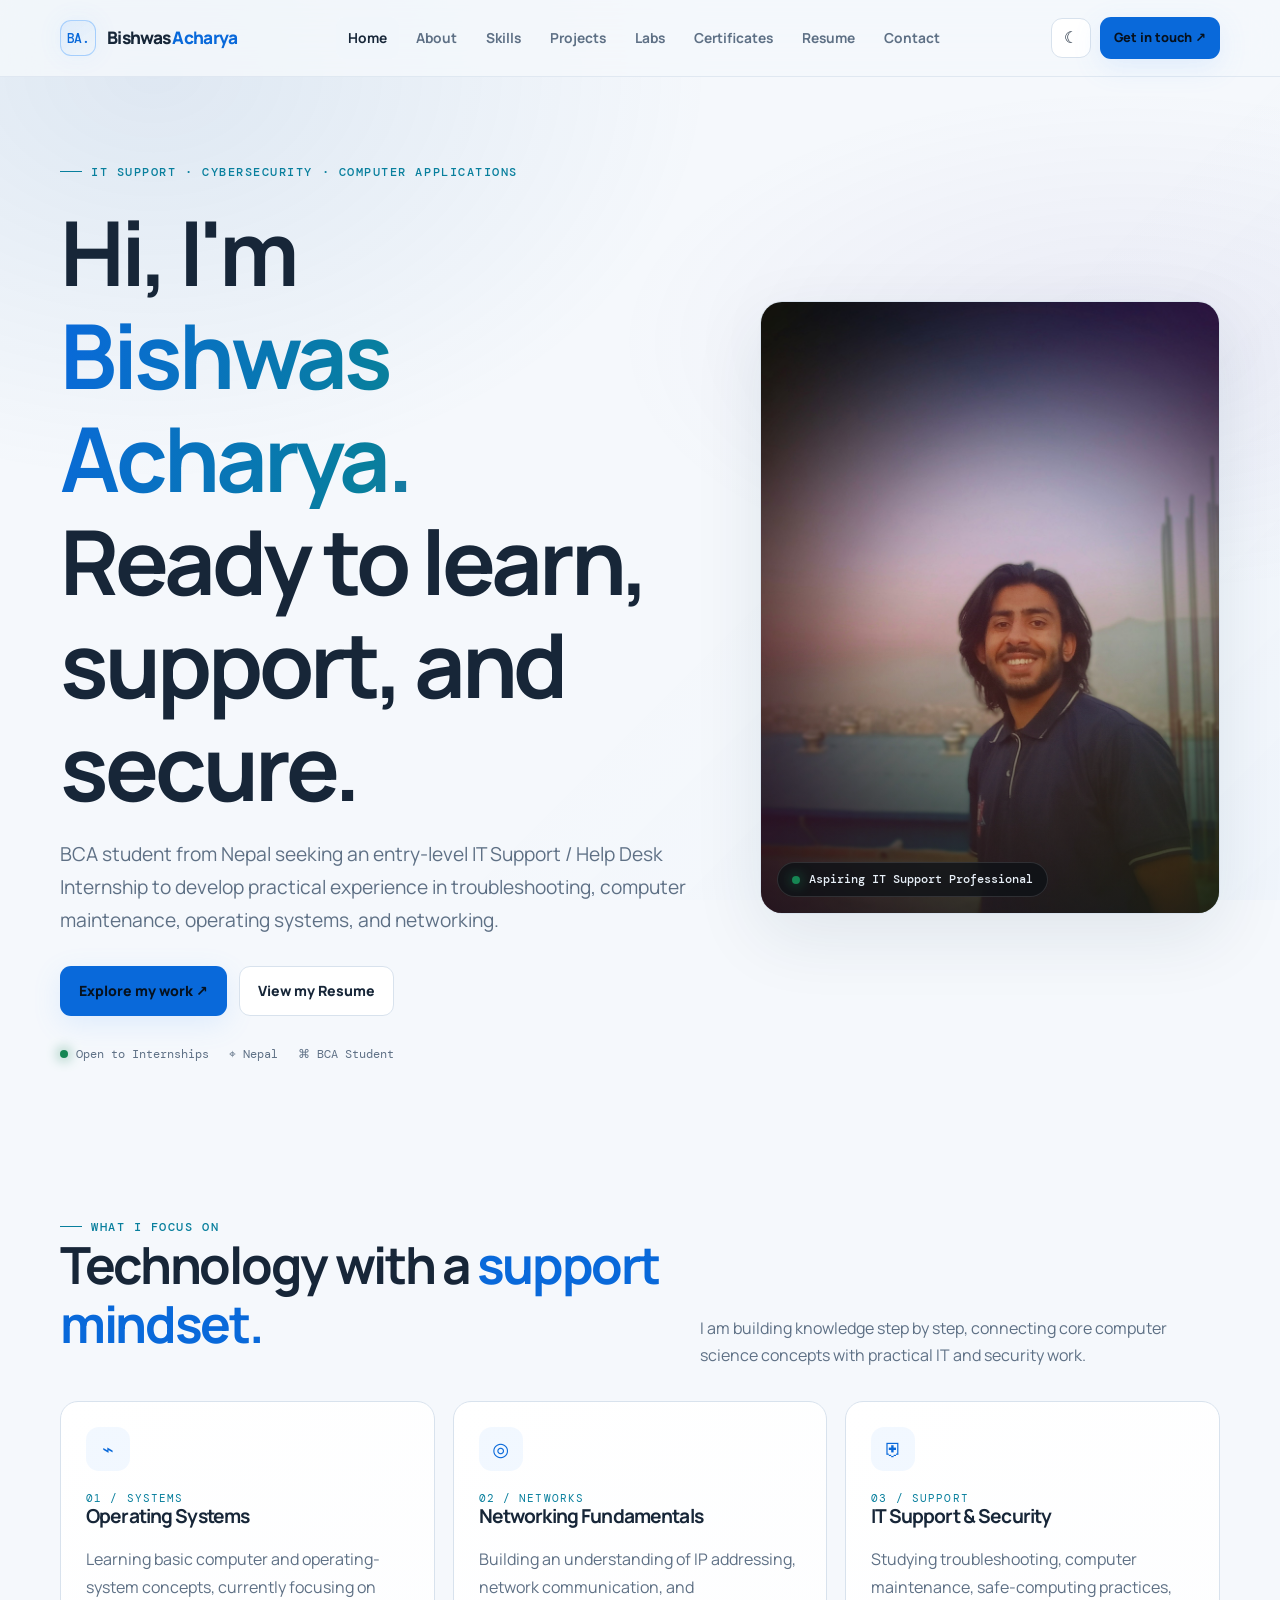
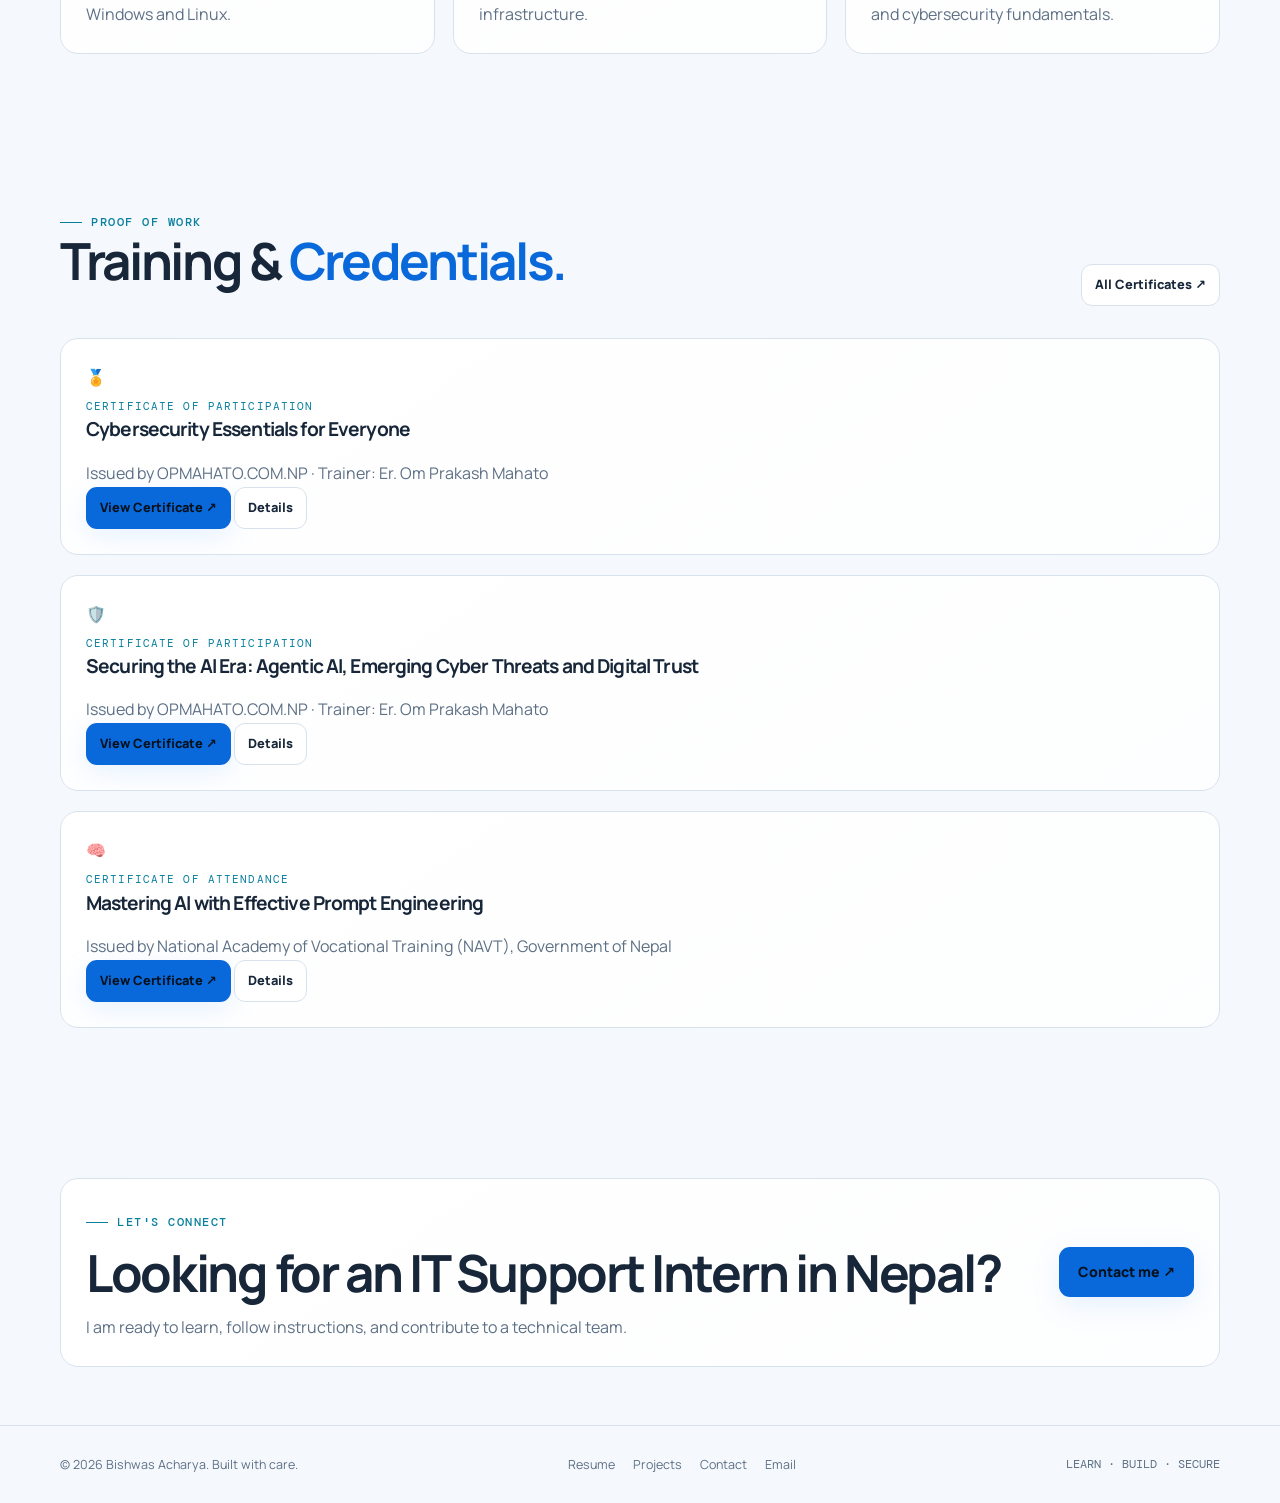
<file: index.html>
<!doctype html>
<html lang="en" data-theme="dark">
<head>
<meta charset="utf-8">
<meta name="viewport" content="width=device-width,initial-scale=1">
<meta name="theme-color" content="#0d1117" id="theme-color-meta">

<!-- Primary SEO Meta Tags -->
<title>Bishwas Acharya | IT Support & Cybersecurity Student in Nepal</title>
<meta name="description" content="Bishwas Acharya is a BCA student from Kavrepalanchok, Nepal, seeking an entry-level IT Support / Help Desk Internship. Focused on networking, Linux, Windows, and cybersecurity fundamentals.">
<meta name="keywords" content="Bishwas Acharya, IT Support Nepal, Help Desk Intern Nepal, Cybersecurity Student Nepal, BCA Kabhre Multiple Campus, Networking Nepal, Linux Student">
<meta name="author" content="Bishwas Acharya">
<meta name="robots" content="index, follow">
<link rel="canonical" href="https://bishwasacharya.com.np/">

<!-- Open Graph / Facebook / LinkedIn -->
<meta property="og:type" content="website">
<meta property="og:url" content="https://bishwasacharya.com.np/">
<meta property="og:title" content="Bishwas Acharya | IT Support & Cybersecurity Student">
<meta property="og:description" content="BCA student from Nepal seeking IT Support internships. Building foundations in Networking, Linux, and Cybersecurity.">
<meta property="og:image" content="https://bishwasacharya.com.np/assets/profile.jpg">

<!-- Twitter -->
<meta name="twitter:card" content="summary_large_image">
<meta name="twitter:title" content="Bishwas Acharya | IT Support & Cybersecurity">
<meta name="twitter:description" content="BCA student from Nepal seeking IT Support internships.">
<meta name="twitter:image" content="https://bishwasacharya.com.np/assets/profile.jpg">

<!-- Favicon (Optional - add an icon later) -->
<link rel="icon" type="image/x-icon" href="assets/favicon.ico">

<!-- Structured Data (Schema Markup) for Google Rich Results -->
<script type="application/ld+json">
{
  "@context": "https://schema.org",
  "@type": "Person",
  "name": "Bishwas Acharya",
  "url": "https://bishwasacharya.com.np/",
  "image": "https://bishwasacharya.com.np/assets/profile.jpg",
  "jobTitle": "BCA Student | Aspiring IT Support Professional",
  "alumniOf": {
    "@type": "CollegeOrUniversity",
    "name": "Kabhre Multiple Campus"
  },
  "address": {
    "@type": "PostalAddress",
    "addressLocality": "Kavrepalanchok",
    "addressCountry": "Nepal"
  },
  "email": "bishwasacharya.tech@gmail.com",
  "telephone": "+977-9763629762",
  "sameAs": [
    "https://github.com/bishwasacharyatech",
    "https://linkedin.com/in/bishwasacharya"
  ],
  "knowsAbout": ["IT Support", "Cybersecurity", "Networking", "Linux", "Windows", "AI Prompt Engineering"]
}
</script>

<!-- Theme Script -->
<script>
  (function () {
    try {
      var t = localStorage.getItem('bishwas-theme');
      if (t) {
        document.documentElement.dataset.theme = t;
        var m = document.querySelector('meta[name="theme-color"]');
        if (m) m.content = t === 'light' ? '#f5f8fc' : '#0d1117';
      }
    } catch (e) {}
    document.documentElement.classList.add('js');
  })();
</script>

<link rel="preconnect" href="https://fonts.googleapis.com">
<link rel="preconnect" href="https://fonts.gstatic.com" crossorigin>
<link rel="stylesheet" href="https://fonts.googleapis.com/css2?family=DM+Mono:wght@400;500&family=Manrope:wght@400;500;600;700;800&display=swap">
<link rel="stylesheet" href="assets/style.css">
</head>
<body>

<a class="skip-link" href="#main">Skip to content</a>
<div class="progress-line" aria-hidden="true"></div>

<header class="site-header">
  <div class="container nav">
    <a class="brand" href="index.html" aria-label="Bishwas Acharya home">
      <span class="brand-mark" aria-hidden="true">BA.</span>
      <span>Bishwas <span class="accent">Acharya</span></span>
    </a>
    <nav class="nav-links" id="primary-nav" data-nav aria-label="Main navigation">
      <a href="index.html">Home</a>
      <a href="about.html">About</a>
      <a href="skills.html">Skills</a>
      <a href="projects.html">Projects</a>
      <a href="labs.html">Labs</a>
      <a href="certifications.html">Certificates</a>
      <a href="resume.html">Resume</a>
      <a href="contact.html">Contact</a>
    </nav>
    <div class="nav-actions">
      <button class="icon-btn" data-theme-toggle type="button" aria-label="Switch to light theme">☼</button>
      <a class="btn btn-primary btn-small" href="contact.html">Get in touch ↗</a>
      <button class="menu-btn" data-menu-toggle type="button" aria-label="Open menu" aria-expanded="false" aria-controls="primary-nav">☰</button>
    </div>
  </div>
</header>

<main id="main">

  <section class="container hero">
    <div class="hero-copy">
      <div class="eyebrow">IT Support · Cybersecurity · Computer Applications</div>
      <h1>
        Hi, I'm <span class="gradient-text">Bishwas Acharya.</span>
        <span>Ready to learn, support, and secure.</span>
      </h1>
      <p class="lead">BCA student from Nepal seeking an entry-level IT Support / Help Desk Internship to develop practical experience in troubleshooting, computer maintenance, operating systems, and networking.</p>
      <div class="hero-actions">
        <a class="btn btn-primary" href="projects.html">Explore my work ↗</a>
        <a class="btn btn-secondary" href="resume.html">View my Resume</a>
      </div>
      <div class="hero-meta">
        <span><i class="status-dot" aria-hidden="true"></i> Open to Internships</span>
        <span>⌖ Nepal</span>
        <span>⌘ BCA Student</span>
      </div>
    </div>

    <figure class="hero-photo">
      <img
        src="assets/profile.jpg"
        alt="Portrait of Bishwas Acharya, BCA Student and IT Support Aspirant from Nepal"
        width="900"
        height="1200"
        loading="eager"
        fetchpriority="high"
        decoding="async">
      <figcaption class="hero-photo-badge">
        <i class="status-dot" aria-hidden="true"></i> Aspiring IT Support Professional
      </figcaption>
    </figure>
  </section>

  <section class="section section-tight">
    <div class="container">
      <div class="section-head reveal">
        <div>
          <div class="eyebrow">What I focus on</div>
          <h2>Technology with a <span class="accent">support mindset.</span></h2>
        </div>
        <p>I am building knowledge step by step, connecting core computer science concepts with practical IT and security work.</p>
      </div>

      <div class="grid grid-3">
        <article class="card reveal">
          <div class="card-icon" aria-hidden="true">⌁</div>
          <div class="card-kicker">01 / Systems</div>
          <h3>Operating Systems</h3>
          <p>Learning basic computer and operating-system concepts, currently focusing on Windows and Linux.</p>
        </article>

        <article class="card reveal">
          <div class="card-icon" aria-hidden="true">◎</div>
          <div class="card-kicker">02 / Networks</div>
          <h3>Networking Fundamentals</h3>
          <p>Building an understanding of IP addressing, network communication, and infrastructure.</p>
        </article>

        <article class="card reveal">
          <div class="card-icon" aria-hidden="true">⛨</div>
          <div class="card-kicker">03 / Support</div>
          <h3>IT Support & Security</h3>
          <p>Studying troubleshooting, computer maintenance, safe-computing practices, and cybersecurity fundamentals.</p>
        </article>
      </div>
    </div>
  </section>

  <section class="section">
    <div class="container">
      <div class="section-head reveal">
        <div>
          <div class="eyebrow">Proof of work</div>
          <h2>Training & <span class="accent">Credentials.</span></h2>
        </div>
        <a class="btn btn-secondary btn-small" href="certifications.html">All Certificates ↗</a>
      </div>

      <article class="certificate-card card reveal" style="margin-bottom: 20px;">
        <div class="certificate-icon" aria-hidden="true">🏅</div>
        <div class="certificate-info">
          <span class="card-kicker">CERTIFICATE OF PARTICIPATION</span>
          <h3>Cybersecurity Essentials for Everyone</h3>
          <p>Issued by OPMAHATO.COM.NP · Trainer: Er. Om Prakash Mahato</p>
          <div class="certificate-actions">
            <a class="btn btn-primary btn-small" href="assets/certificates/cybersecurity-essentials.pdf" target="_blank" rel="noopener noreferrer">View Certificate ↗</a>
            <a class="btn btn-secondary btn-small" href="certifications.html">Details</a>
          </div>
        </div>
      </article>

      <article class="certificate-card card reveal" style="margin-bottom: 20px;">
        <div class="certificate-icon" aria-hidden="true">🛡️</div>
        <div class="certificate-info">
          <span class="card-kicker">CERTIFICATE OF PARTICIPATION</span>
          <h3>Securing the AI Era: Agentic AI, Emerging Cyber Threats and Digital Trust</h3>
          <p>Issued by OPMAHATO.COM.NP · Trainer: Er. Om Prakash Mahato</p>
          <div class="certificate-actions">
            <a class="btn btn-primary btn-small" href="assets/certificates/cybersecurity-essentials-2.pdf" target="_blank" rel="noopener noreferrer">View Certificate ↗</a>
            <a class="btn btn-secondary btn-small" href="certifications.html">Details</a>
          </div>
        </div>
      </article>

      <!-- NEW NAVT CERTIFICATE PREVIEW -->
      <article class="certificate-card card reveal">
        <div class="certificate-icon" aria-hidden="true">🧠</div>
        <div class="certificate-info">
          <span class="card-kicker">CERTIFICATE OF ATTENDANCE</span>
          <h3>Mastering AI with Effective Prompt Engineering</h3>
          <p>Issued by National Academy of Vocational Training (NAVT), Government of Nepal</p>
          <div class="certificate-actions">
            <a class="btn btn-primary btn-small" href="assets/certificates/navt-ai-prompt-engineering.pdf" target="_blank" rel="noopener noreferrer">View Certificate ↗</a>
            <a class="btn btn-secondary btn-small" href="certifications.html">Details</a>
          </div>
        </div>
      </article>
    </div>
  </section>

  <section class="section section-tight">
    <div class="container">
      <div class="card reveal cta-row">
        <div>
          <div class="eyebrow">Let's connect</div>
          <h2 class="cta-title">Looking for an IT Support Intern in Nepal?</h2>
          <p class="muted cta-text">I am ready to learn, follow instructions, and contribute to a technical team.</p>
        </div>
        <a class="btn btn-primary" href="contact.html">Contact me ↗</a>
      </div>
    </div>
  </section>

</main>

<footer class="site-footer">
  <div class="container footer-inner">
    <span>© <span data-year></span> Bishwas Acharya. Built with care.</span>
    <div class="footer-links">
      <a href="resume.html">Resume</a>
      <a href="projects.html">Projects</a>
      <a href="contact.html">Contact</a>
      <a href="mailto:bishwasacharya.tech@gmail.com">Email</a>
    </div>
    <span class="mono">LEARN · BUILD · SECURE</span>
  </div>
</footer>

<button class="back-top" type="button" aria-label="Back to top">↑</button>
<script src="assets/app.js"></script>
</body>
</html>
</file>
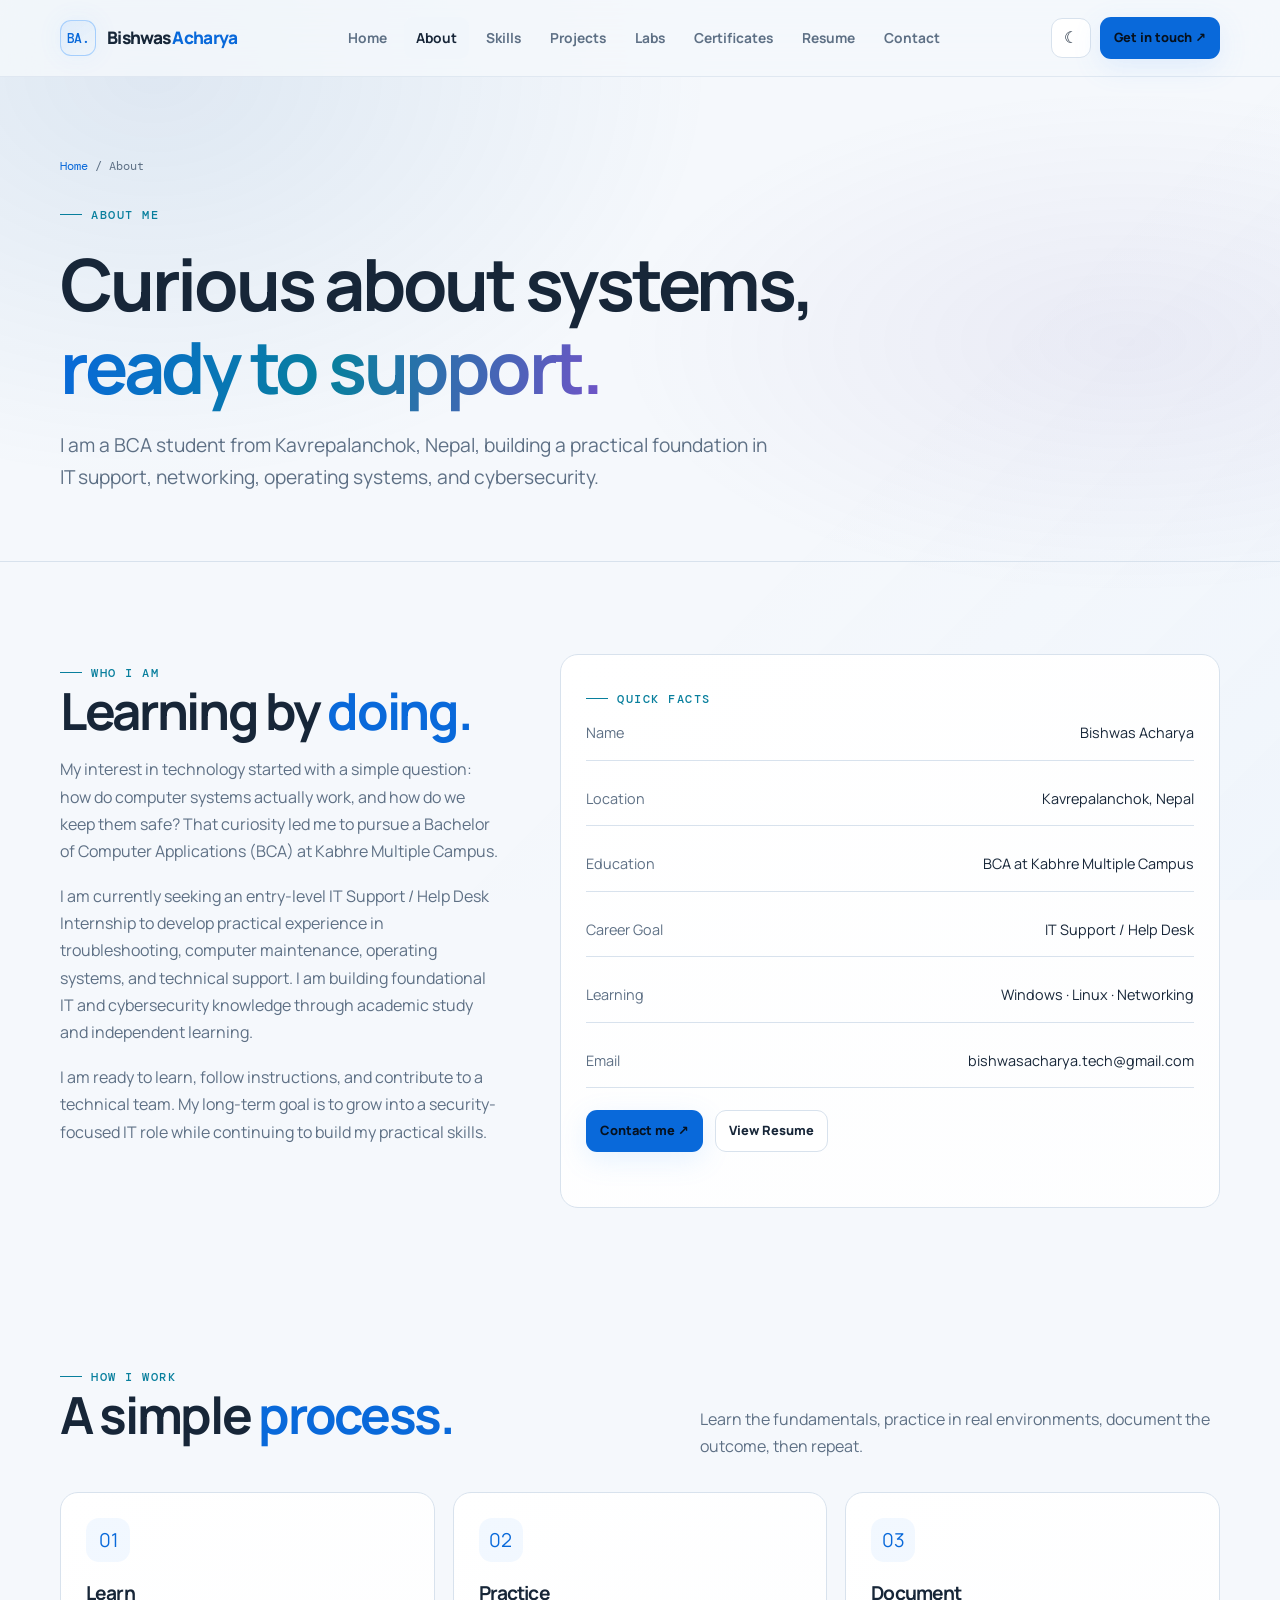
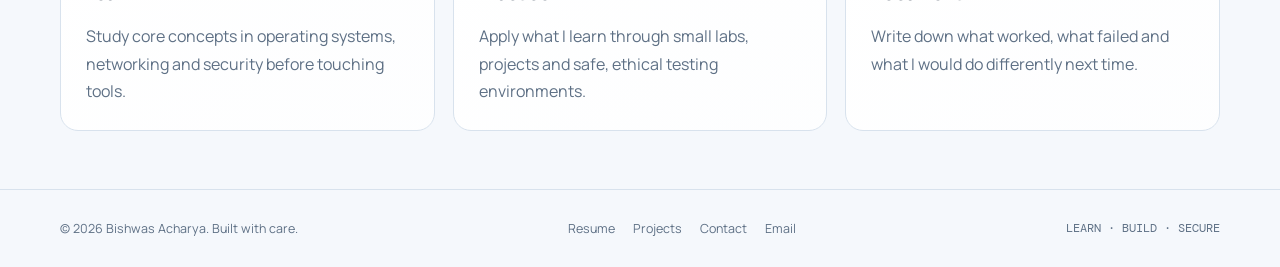
<file: about.html>
<!doctype html>
<html lang="en" data-theme="dark">
<head>
<meta charset="utf-8">
<meta name="viewport" content="width=device-width,initial-scale=1">
<meta name="theme-color" content="#0d1117" id="theme-color-meta">
<title>About Bishwas Acharya | BCA Student in Kavrepalanchok, Nepal</title>
<meta name="description" content="Learn more about Bishwas Acharya, a BCA student at Kabhre Multiple Campus seeking an IT Support internship. Discover his background, career goals, and technical learning journey.">
<meta name="robots" content="index, follow">
<link rel="canonical" href="https://bishwasacharya.com.np/about.html">

<script>
  (function () {
    try {
      var t = localStorage.getItem('bishwas-theme');
      if (t) {
        document.documentElement.dataset.theme = t;
        var m = document.querySelector('meta[name="theme-color"]');
        if (m) m.content = t === 'light' ? '#f5f8fc' : '#0d1117';
      }
    } catch (e) {}
    document.documentElement.classList.add('js');
  })();
</script>

<link rel="preconnect" href="https://fonts.googleapis.com">
<link rel="preconnect" href="https://fonts.gstatic.com" crossorigin>
<link rel="stylesheet" href="https://fonts.googleapis.com/css2?family=DM+Mono:wght@400;500&family=Manrope:wght@400;500;600;700;800&display=swap">
<link rel="stylesheet" href="assets/style.css">
</head>
<body>

<a class="skip-link" href="#main">Skip to content</a>
<div class="progress-line" aria-hidden="true"></div>

<header class="site-header">
  <div class="container nav">
    <a class="brand" href="index.html" aria-label="Bishwas Acharya home">
      <span class="brand-mark" aria-hidden="true">BA.</span>
      <span>Bishwas <span class="accent">Acharya</span></span>
    </a>
    <nav class="nav-links" id="primary-nav" data-nav aria-label="Main navigation">
      <a href="index.html">Home</a>
      <a href="about.html">About</a>
      <a href="skills.html">Skills</a>
      <a href="projects.html">Projects</a>
      <a href="labs.html">Labs</a>
      <a href="certifications.html">Certificates</a>
      <a href="resume.html">Resume</a>
      <a href="contact.html">Contact</a>
    </nav>
    <div class="nav-actions">
      <button class="icon-btn" data-theme-toggle type="button" aria-label="Switch to light theme">☼</button>
      <a class="btn btn-primary btn-small" href="contact.html">Get in touch ↗</a>
      <button class="menu-btn" data-menu-toggle type="button" aria-label="Open menu" aria-expanded="false" aria-controls="primary-nav">☰</button>
    </div>
  </div>
</header>

<main id="main">

  <section class="page-hero">
    <div class="container">
      <div class="breadcrumb"><a href="index.html">Home</a> / About</div>
      <div class="eyebrow">About me</div>
      <h1>Curious about systems, <span class="gradient-text">ready to support.</span></h1>
      <p class="lead">I am a BCA student from Kavrepalanchok, Nepal, building a practical foundation in IT support, networking, operating systems, and cybersecurity.</p>
    </div>
  </section>

  <section class="section">
    <div class="container">
      <div class="split">
        <div class="reveal">
          <div class="eyebrow">Who I am</div>
          <h2>Learning by <span class="accent">doing.</span></h2>
          <div class="prose">
            <p>My interest in technology started with a simple question: how do computer systems actually work, and how do we keep them safe? That curiosity led me to pursue a Bachelor of Computer Applications (BCA) at Kabhre Multiple Campus.</p>
            <p>I am currently seeking an entry-level IT Support / Help Desk Internship to develop practical experience in troubleshooting, computer maintenance, operating systems, and technical support. I am building foundational IT and cybersecurity knowledge through academic study and independent learning.</p>
            <p>I am ready to learn, follow instructions, and contribute to a technical team. My long-term goal is to grow into a security-focused IT role while continuing to build my practical skills.</p>
          </div>
        </div>

        <div class="card reveal">
          <div class="eyebrow">Quick facts</div>
          <div class="info-list">
            <div class="info-row"><span>Name</span><span>Bishwas Acharya</span></div>
            <div class="info-row"><span>Location</span><span>Kavrepalanchok, Nepal</span></div>
            <div class="info-row"><span>Education</span><span>BCA at Kabhre Multiple Campus</span></div>
            <div class="info-row"><span>Career Goal</span><span>IT Support / Help Desk</span></div>
            <div class="info-row"><span>Learning</span><span>Windows · Linux · Networking</span></div>
            <div class="info-row"><span>Email</span><span>bishwasacharya.tech@gmail.com</span></div>
          </div>
          <div class="hero-actions" style="margin-top:22px">
            <a class="btn btn-primary btn-small" href="contact.html">Contact me ↗</a>
            <a class="btn btn-secondary btn-small" href="resume.html">View Resume</a>
          </div>
        </div>
      </div>
    </div>
  </section>

  <section class="section section-tight">
    <div class="container">
      <div class="section-head reveal">
        <div>
          <div class="eyebrow">How I work</div>
          <h2>A simple <span class="accent">process.</span></h2>
        </div>
        <p>Learn the fundamentals, practice in real environments, document the outcome, then repeat.</p>
      </div>
      <div class="grid grid-3">
        <article class="card reveal">
          <div class="card-icon" aria-hidden="true">01</div>
          <h3>Learn</h3>
          <p>Study core concepts in operating systems, networking and security before touching tools.</p>
        </article>
        <article class="card reveal">
          <div class="card-icon" aria-hidden="true">02</div>
          <h3>Practice</h3>
          <p>Apply what I learn through small labs, projects and safe, ethical testing environments.</p>
        </article>
        <article class="card reveal">
          <div class="card-icon" aria-hidden="true">03</div>
          <h3>Document</h3>
          <p>Write down what worked, what failed and what I would do differently next time.</p>
        </article>
      </div>
    </div>
  </section>

</main>

<footer class="site-footer">
  <div class="container footer-inner">
    <span>© <span data-year></span> Bishwas Acharya. Built with care.</span>
    <div class="footer-links">
      <a href="resume.html">Resume</a>
      <a href="projects.html">Projects</a>
      <a href="contact.html">Contact</a>
      <a href="mailto:bishwasacharya.tech@gmail.com">Email</a>
    </div>
    <span class="mono">LEARN · BUILD · SECURE</span>
  </div>
</footer>

<button class="back-top" type="button" aria-label="Back to top">↑</button>
<script src="assets/app.js"></script>
</body>
</html>
</file>
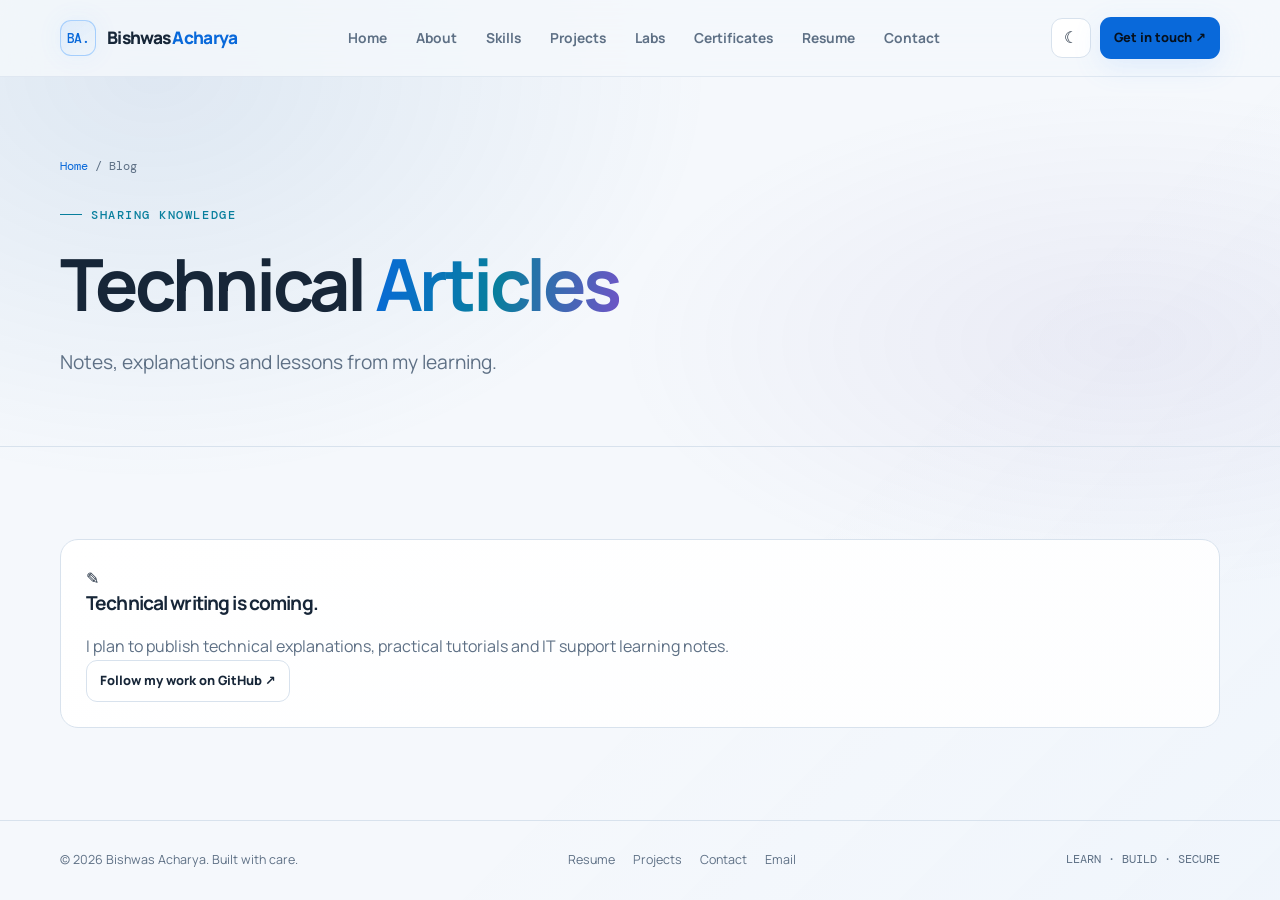
<file: blog.html>
<!doctype html>
<html lang="en" data-theme="dark">
<head>
<meta charset="utf-8">
<meta name="viewport" content="width=device-width,initial-scale=1">
<meta name="description" content="Technical Articles and learning notes by Bishwas Acharya.">
<meta name="theme-color" content="#0d1117" id="theme-color-meta">
<title>Blog | Bishwas Acharya</title>
<script>
  (function () {
    try {
      var t = localStorage.getItem('bishwas-theme');
      if (t) {
        document.documentElement.dataset.theme = t;
        var m = document.querySelector('meta[name="theme-color"]');
        if (m) m.content = t === 'light' ? '#f5f8fc' : '#0d1117';
      }
    } catch (e) {}
    document.documentElement.classList.add('js');
  })();
</script>
<link rel="preconnect" href="https://fonts.googleapis.com">
<link rel="preconnect" href="https://fonts.gstatic.com" crossorigin>
<link rel="stylesheet" href="https://fonts.googleapis.com/css2?family=DM+Mono:wght@400;500&family=Manrope:wght@400;500;600;700;800&display=swap">
<link rel="stylesheet" href="assets/style.css">
</head>
<body>
<a class="skip-link" href="#main">Skip to content</a>
<div class="progress-line" aria-hidden="true"></div>

<header class="site-header">
  <div class="container nav">
    <a class="brand" href="index.html" aria-label="Bishwas Acharya home">
      <span class="brand-mark" aria-hidden="true">BA.</span>
      <span>Bishwas <span class="accent">Acharya</span></span>
    </a>
    <nav class="nav-links" id="primary-nav" data-nav aria-label="Main navigation">
      <a href="index.html">Home</a>
      <a href="about.html">About</a>
      <a href="skills.html">Skills</a>
      <a href="projects.html">Projects</a>
      <a href="labs.html">Labs</a>
      <a href="certifications.html">Certificates</a>
      <a href="resume.html">Resume</a>
      <a href="contact.html">Contact</a>
    </nav>
    <div class="nav-actions">
      <button class="icon-btn" data-theme-toggle type="button" aria-label="Switch to light theme">☼</button>
      <a class="btn btn-primary btn-small" href="contact.html">Get in touch ↗</a>
      <button class="menu-btn" data-menu-toggle type="button" aria-label="Open menu" aria-expanded="false" aria-controls="primary-nav">☰</button>
    </div>
  </div>
</header>

<main id="main">
  <section class="page-hero">
    <div class="container">
      <div class="breadcrumb"><a href="index.html">Home</a> / Blog</div>
      <div class="eyebrow">Sharing Knowledge</div>
      <h1>Technical <span class="gradient-text">Articles</span></h1>
      <p class="lead">Notes, explanations and lessons from my learning.</p>
    </div>
  </section>

  <section class="section">
    <div class="container">
      <div class="blog-empty card reveal">
        <div class="blog-icon" aria-hidden="true">✎</div>
        <h3>Technical writing is coming.</h3>
        <p>I plan to publish technical explanations, practical tutorials and IT support learning notes.</p>
        <a href="https://github.com/bishwasacharyatech" target="_blank" rel="noopener noreferrer" class="btn btn-secondary btn-small">Follow my work on GitHub ↗</a>
      </div>
    </div>
  </section>
</main>

<footer class="site-footer">
  <div class="container footer-inner">
    <span>© <span data-year></span> Bishwas Acharya. Built with care.</span>
    <div class="footer-links">
      <a href="resume.html">Resume</a>
      <a href="projects.html">Projects</a>
      <a href="contact.html">Contact</a>
      <a href="mailto:bishwasacharya.tech@gmail.com">Email</a>
    </div>
    <span class="mono">LEARN · BUILD · SECURE</span>
  </div>
</footer>
<button class="back-top" type="button" aria-label="Back to top">↑</button>
<script src="assets/app.js"></script>
</body>
</html>
</file>
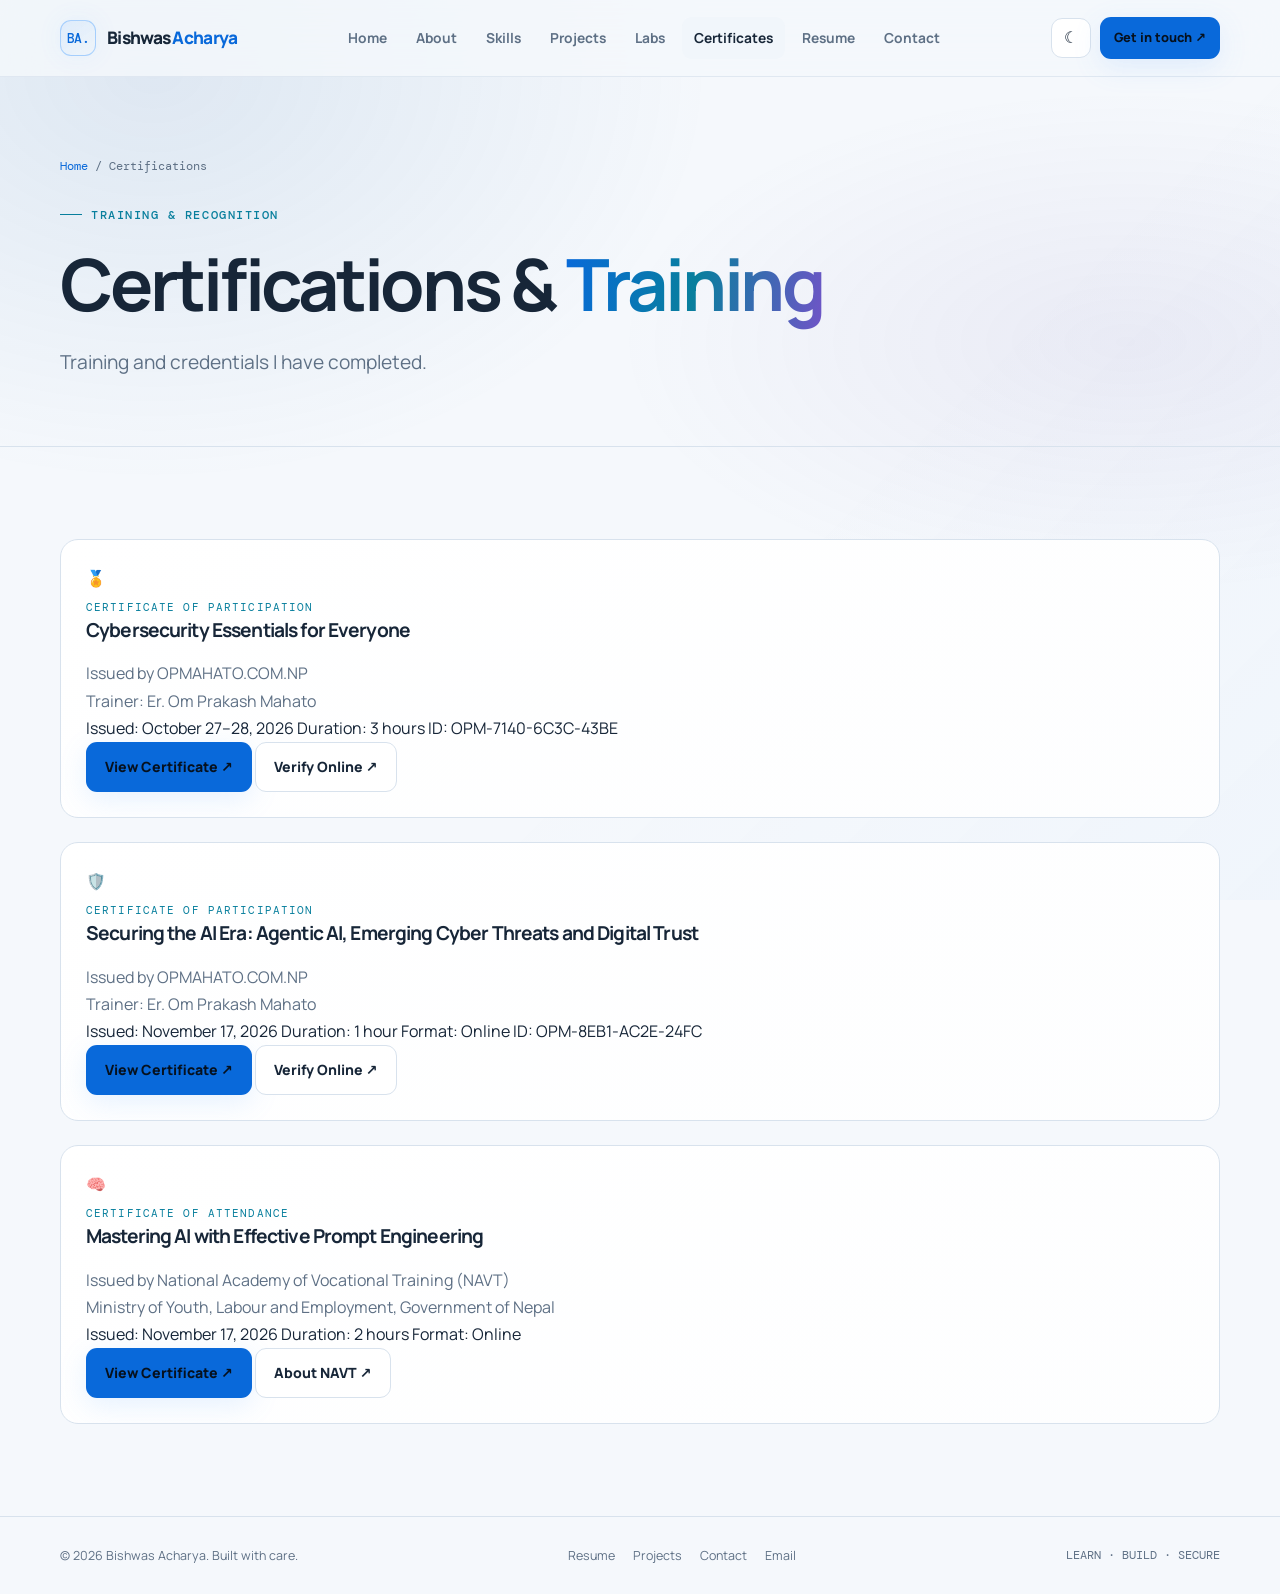
<file: certifications.html>
<!doctype html>
<html lang="en" data-theme="dark">
<head>
<meta charset="utf-8">
<meta name="viewport" content="width=device-width,initial-scale=1">
<meta name="theme-color" content="#0d1117" id="theme-color-meta">
<title>Certifications | Bishwas Acharya - Cybersecurity & AI</title>
<meta name="description" content="View the verified cybersecurity and AI certificates of Bishwas Acharya, including Cybersecurity Essentials, Securing the AI Era, and NAVT Prompt Engineering.">
<meta name="robots" content="index, follow">
<link rel="canonical" href="https://bishwasacharya.com.np/certifications.html">

<script>
  (function () {
    try {
      var t = localStorage.getItem('bishwas-theme');
      if (t) {
        document.documentElement.dataset.theme = t;
        var m = document.querySelector('meta[name="theme-color"]');
        if (m) m.content = t === 'light' ? '#f5f8fc' : '#0d1117';
      }
    } catch (e) {}
    document.documentElement.classList.add('js');
  })();
</script>

<link rel="preconnect" href="https://fonts.googleapis.com">
<link rel="preconnect" href="https://fonts.gstatic.com" crossorigin>
<link rel="stylesheet" href="https://fonts.googleapis.com/css2?family=DM+Mono:wght@400;500&family=Manrope:wght@400;500;600;700;800&display=swap">
<link rel="stylesheet" href="assets/style.css">
</head>
<body>

<a class="skip-link" href="#main">Skip to content</a>
<div class="progress-line" aria-hidden="true"></div>

<header class="site-header">
  <div class="container nav">
    <a class="brand" href="index.html" aria-label="Bishwas Acharya home">
      <span class="brand-mark" aria-hidden="true">BA.</span>
      <span>Bishwas <span class="accent">Acharya</span></span>
    </a>
    <nav class="nav-links" id="primary-nav" data-nav aria-label="Main navigation">
      <a href="index.html">Home</a>
      <a href="about.html">About</a>
      <a href="skills.html">Skills</a>
      <a href="projects.html">Projects</a>
      <a href="labs.html">Labs</a>
      <a href="certifications.html">Certificates</a>
      <a href="resume.html">Resume</a>
      <a href="contact.html">Contact</a>
    </nav>
    <div class="nav-actions">
      <button class="icon-btn" data-theme-toggle type="button" aria-label="Switch to light theme">☼</button>
      <a class="btn btn-primary btn-small" href="contact.html">Get in touch ↗</a>
      <button class="menu-btn" data-menu-toggle type="button" aria-label="Open menu" aria-expanded="false" aria-controls="primary-nav">☰</button>
    </div>
  </div>
</header>

<main id="main">
  <section class="page-hero">
    <div class="container">
      <div class="breadcrumb"><a href="index.html">Home</a> / Certifications</div>
      <div class="eyebrow">Training & Recognition</div>
      <h1>Certifications & <span class="gradient-text">Training</span></h1>
      <p class="lead">Training and credentials I have completed.</p>
    </div>
  </section>

  <section class="section">
    <div class="container">
      
      <article class="certificate-card card reveal" style="margin-bottom: 24px;">
        <div class="certificate-icon" aria-hidden="true">🏅</div>
        <div class="certificate-info">
          <span class="card-kicker">CERTIFICATE OF PARTICIPATION</span>
          <h3>Cybersecurity Essentials for Everyone</h3>
          <p>
            Issued by OPMAHATO.COM.NP<br>
            Trainer: Er. Om Prakash Mahato
          </p>
          <div class="certificate-details">
            <span>Issued: October 27–28, 2026</span>
            <span>Duration: 3 hours</span>
            <span>ID: OPM-7140-6C3C-43BE</span>
          </div>
          <div class="certificate-actions">
            <a class="btn btn-primary" href="assets/certificates/cybersecurity-essentials.pdf" target="_blank" rel="noopener noreferrer">View Certificate ↗</a>
            <a class="btn btn-secondary" href="https://opmahato.com.np/verify/71406c3c43be" target="_blank" rel="noopener noreferrer">Verify Online ↗</a>
          </div>
        </div>
      </article>

      <article class="certificate-card card reveal" style="margin-bottom: 24px;">
        <div class="certificate-icon" aria-hidden="true">🛡️</div>
        <div class="certificate-info">
          <span class="card-kicker">CERTIFICATE OF PARTICIPATION</span>
          <h3>Securing the AI Era: Agentic AI, Emerging Cyber Threats and Digital Trust</h3>
          <p>
            Issued by OPMAHATO.COM.NP<br>
            Trainer: Er. Om Prakash Mahato
          </p>
          <div class="certificate-details">
            <span>Issued: November 17, 2026</span>
            <span>Duration: 1 hour</span>
            <span>Format: Online</span>
            <span>ID: OPM-8EB1-AC2E-24FC</span>
          </div>
          <div class="certificate-actions">
            <a class="btn btn-primary" href="assets/certificates/cybersecurity-essentials-2.pdf" target="_blank" rel="noopener noreferrer">View Certificate ↗</a>
            <a class="btn btn-secondary" href="https://opmahato.com.np/verify/8eb1ac2e24fc" target="_blank" rel="noopener noreferrer">Verify Online ↗</a>
          </div>
        </div>
      </article>

      <!-- NEW NAVT CERTIFICATE -->
      <article class="certificate-card card reveal">
        <div class="certificate-icon" aria-hidden="true">🧠</div>
        <div class="certificate-info">
          <span class="card-kicker">CERTIFICATE OF ATTENDANCE</span>
          <h3>Mastering AI with Effective Prompt Engineering</h3>
          <p>
            Issued by National Academy of Vocational Training (NAVT)<br>
            Ministry of Youth, Labour and Employment, Government of Nepal
          </p>
          <div class="certificate-details">
            <span>Issued: November 17, 2026</span>
            <span>Duration: 2 hours</span>
            <span>Format: Online</span>
          </div>
          <div class="certificate-actions">
            <a class="btn btn-primary" href="assets/certificates/navt-ai-prompt-engineering.pdf" target="_blank" rel="noopener noreferrer">View Certificate ↗</a>
            <a class="btn btn-secondary" href="https://navt.gov.np/" target="_blank" rel="noopener noreferrer">About NAVT ↗</a>
          </div>
        </div>
      </article>

    </div>
  </section>
</main>

<footer class="site-footer">
  <div class="container footer-inner">
    <span>© <span data-year></span> Bishwas Acharya. Built with care.</span>
    <div class="footer-links">
      <a href="resume.html">Resume</a>
      <a href="projects.html">Projects</a>
      <a href="contact.html">Contact</a>
      <a href="mailto:bishwasacharya.tech@gmail.com">Email</a>
    </div>
    <span class="mono">LEARN · BUILD · SECURE</span>
  </div>
</footer>
<button class="back-top" type="button" aria-label="Back to top">↑</button>
<script src="assets/app.js"></script>
</body>
</html>
</file>
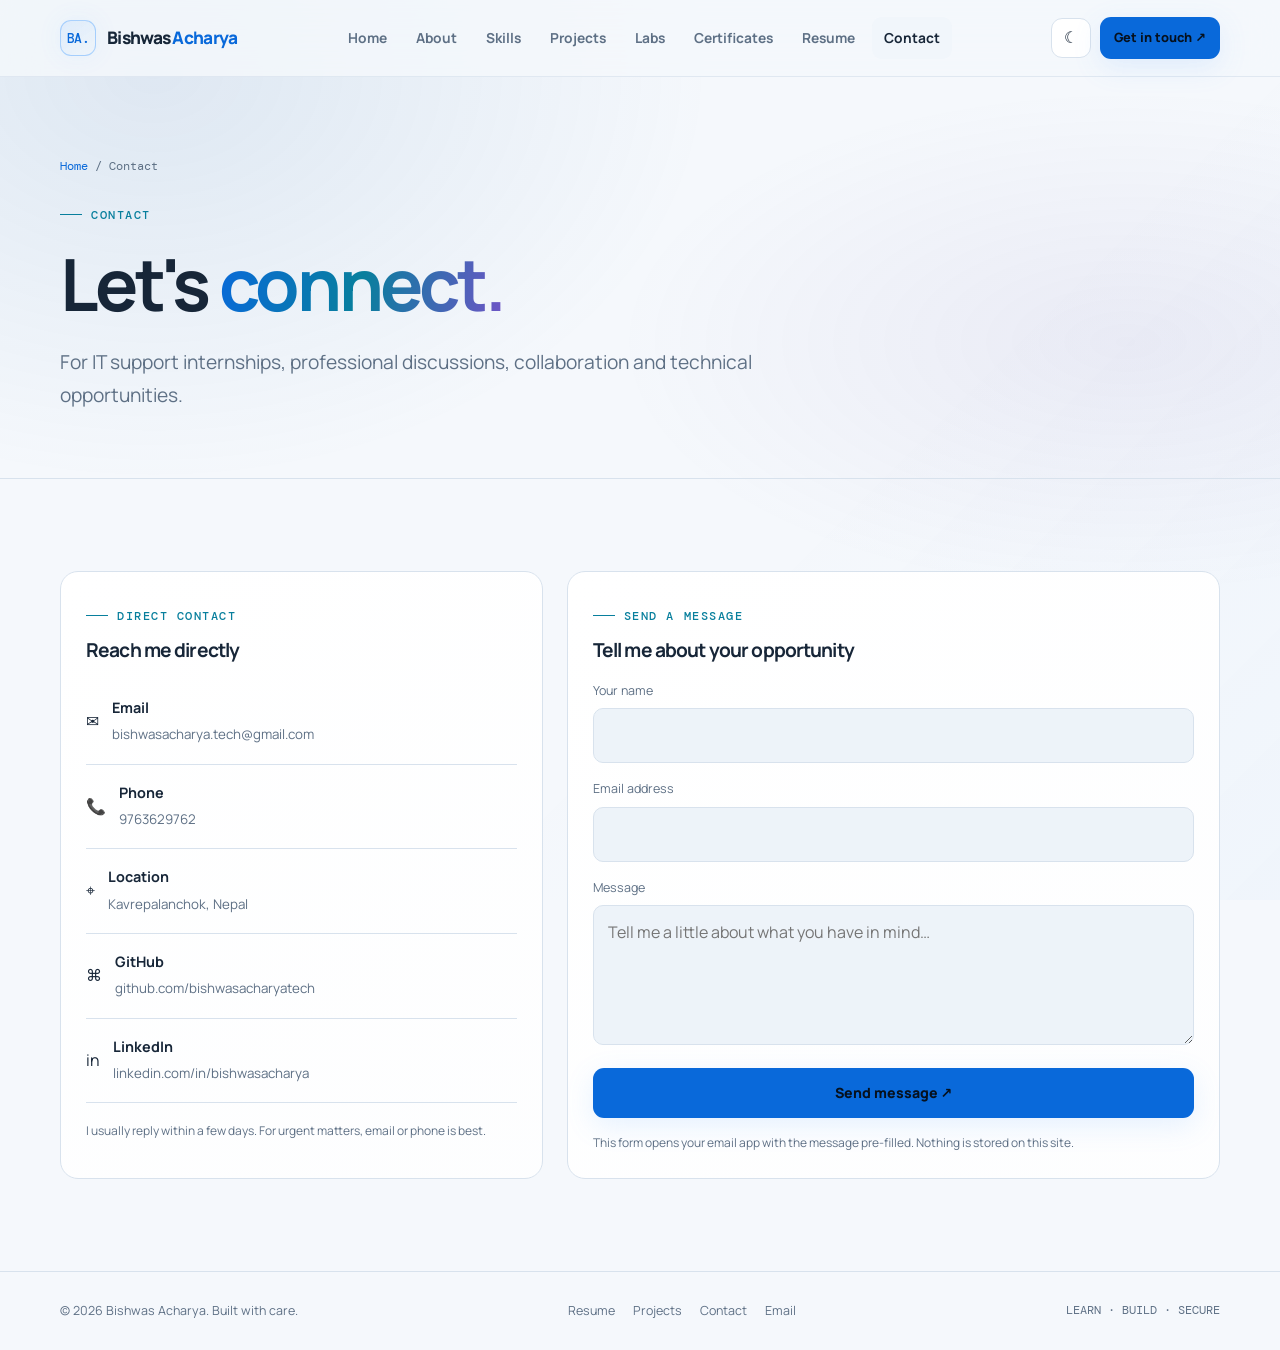
<file: contact.html>
<!doctype html>
<html lang="en" data-theme="dark">
<head>
<meta charset="utf-8">
<meta name="viewport" content="width=device-width,initial-scale=1">
<meta name="theme-color" content="#0d1117" id="theme-color-meta">
<title>Contact Bishwas Acharya | IT Support Intern Nepal</title>
<meta name="description" content="Get in touch with Bishwas Acharya for IT Support internships, help desk roles, or technical collaboration in Nepal. Email: bishwasacharya.tech@gmail.com.">
<meta name="robots" content="index, follow">
<link rel="canonical" href="https://bishwasacharya.com.np/contact.html">

<script>
  (function () {
    try {
      var t = localStorage.getItem('bishwas-theme');
      if (t) {
        document.documentElement.dataset.theme = t;
        var m = document.querySelector('meta[name="theme-color"]');
        if (m) m.content = t === 'light' ? '#f5f8fc' : '#0d1117';
      }
    } catch (e) {}
    document.documentElement.classList.add('js');
  })();
</script>

<link rel="preconnect" href="https://fonts.googleapis.com">
<link rel="preconnect" href="https://fonts.gstatic.com" crossorigin>
<link rel="stylesheet" href="https://fonts.googleapis.com/css2?family=DM+Mono:wght@400;500&family=Manrope:wght@400;500;600;700;800&display=swap">
<link rel="stylesheet" href="assets/style.css">
</head>
<body>

<a class="skip-link" href="#main">Skip to content</a>
<div class="progress-line" aria-hidden="true"></div>

<header class="site-header">
  <div class="container nav">
    <a class="brand" href="index.html" aria-label="Bishwas Acharya home">
      <span class="brand-mark" aria-hidden="true">BA.</span>
      <span>Bishwas <span class="accent">Acharya</span></span>
    </a>
    <nav class="nav-links" id="primary-nav" data-nav aria-label="Main navigation">
      <a href="index.html">Home</a>
      <a href="about.html">About</a>
      <a href="skills.html">Skills</a>
      <a href="projects.html">Projects</a>
      <a href="labs.html">Labs</a>
      <a href="certifications.html">Certificates</a>
      <a href="resume.html">Resume</a>
      <a href="contact.html">Contact</a>
    </nav>
    <div class="nav-actions">
      <button class="icon-btn" data-theme-toggle type="button" aria-label="Switch to light theme">☼</button>
      <a class="btn btn-primary btn-small" href="contact.html">Get in touch ↗</a>
      <button class="menu-btn" data-menu-toggle type="button" aria-label="Open menu" aria-expanded="false" aria-controls="primary-nav">☰</button>
    </div>
  </div>
</header>

<main id="main">

  <section class="page-hero">
    <div class="container">
      <div class="breadcrumb"><a href="index.html">Home</a> / Contact</div>
      <div class="eyebrow">Contact</div>
      <h1>Let's <span class="gradient-text">connect.</span></h1>
      <p class="lead">For IT support internships, professional discussions, collaboration and technical opportunities.</p>
    </div>
  </section>

  <section class="section">
    <div class="container">
      <div class="contact-layout">

        <div class="card reveal">
          <div class="eyebrow">Direct contact</div>
          <h3 style="margin-top:14px">Reach me directly</h3>
          
          <div class="contact-link">
            <span aria-hidden="true">✉</span>
            <div>
              <strong>Email</strong>
              <small>bishwasacharya.tech@gmail.com</small>
            </div>
          </div>

          <div class="contact-link">
            <span aria-hidden="true">📞</span>
            <div>
              <strong>Phone</strong>
              <small>9763629762</small>
            </div>
          </div>

          <div class="contact-link">
            <span aria-hidden="true">⌖</span>
            <div>
              <strong>Location</strong>
              <small>Kavrepalanchok, Nepal</small>
            </div>
          </div>

          <div class="contact-link">
            <span aria-hidden="true">⌘</span>
            <div>
              <strong>GitHub</strong>
              <small>github.com/bishwasacharyatech</small>
            </div>
          </div>

          <div class="contact-link">
            <span aria-hidden="true">in</span>
            <div>
              <strong>LinkedIn</strong>
              <small>linkedin.com/in/bishwasacharya</small>
            </div>
          </div>

          <p class="note" style="margin-top:18px">I usually reply within a few days. For urgent matters, email or phone is best.</p>
        </div>

        <div class="card reveal">
          <div class="eyebrow">Send a message</div>
          <h3 style="margin-top:14px">Tell me about your opportunity</h3>

          <form class="contact-form" data-contact-form>
            <div class="field">
              <label for="name">Your name</label>
              <input id="name" name="name" type="text" autocomplete="name" required>
            </div>

            <div class="field">
              <label for="email">Email address</label>
              <input id="email" name="email" type="email" autocomplete="email" required>
            </div>

            <div class="field">
              <label for="message">Message</label>
              <textarea id="message" name="message" required placeholder="Tell me a little about what you have in mind…"></textarea>
            </div>

            <button class="btn btn-primary" type="submit">Send message ↗</button>
            <p class="note">This form opens your email app with the message pre-filled. Nothing is stored on this site.</p>
          </form>
        </div>

      </div>
    </div>
  </section>

</main>

<footer class="site-footer">
  <div class="container footer-inner">
    <span>© <span data-year></span> Bishwas Acharya. Built with care.</span>
    <div class="footer-links">
      <a href="resume.html">Resume</a>
      <a href="projects.html">Projects</a>
      <a href="contact.html">Contact</a>
      <a href="mailto:bishwasacharya.tech@gmail.com">Email</a>
    </div>
    <span class="mono">LEARN · BUILD · SECURE</span>
  </div>
</footer>

<button class="back-top" type="button" aria-label="Back to top">↑</button>
<script src="assets/app.js"></script>
</body>
</html>
</file>
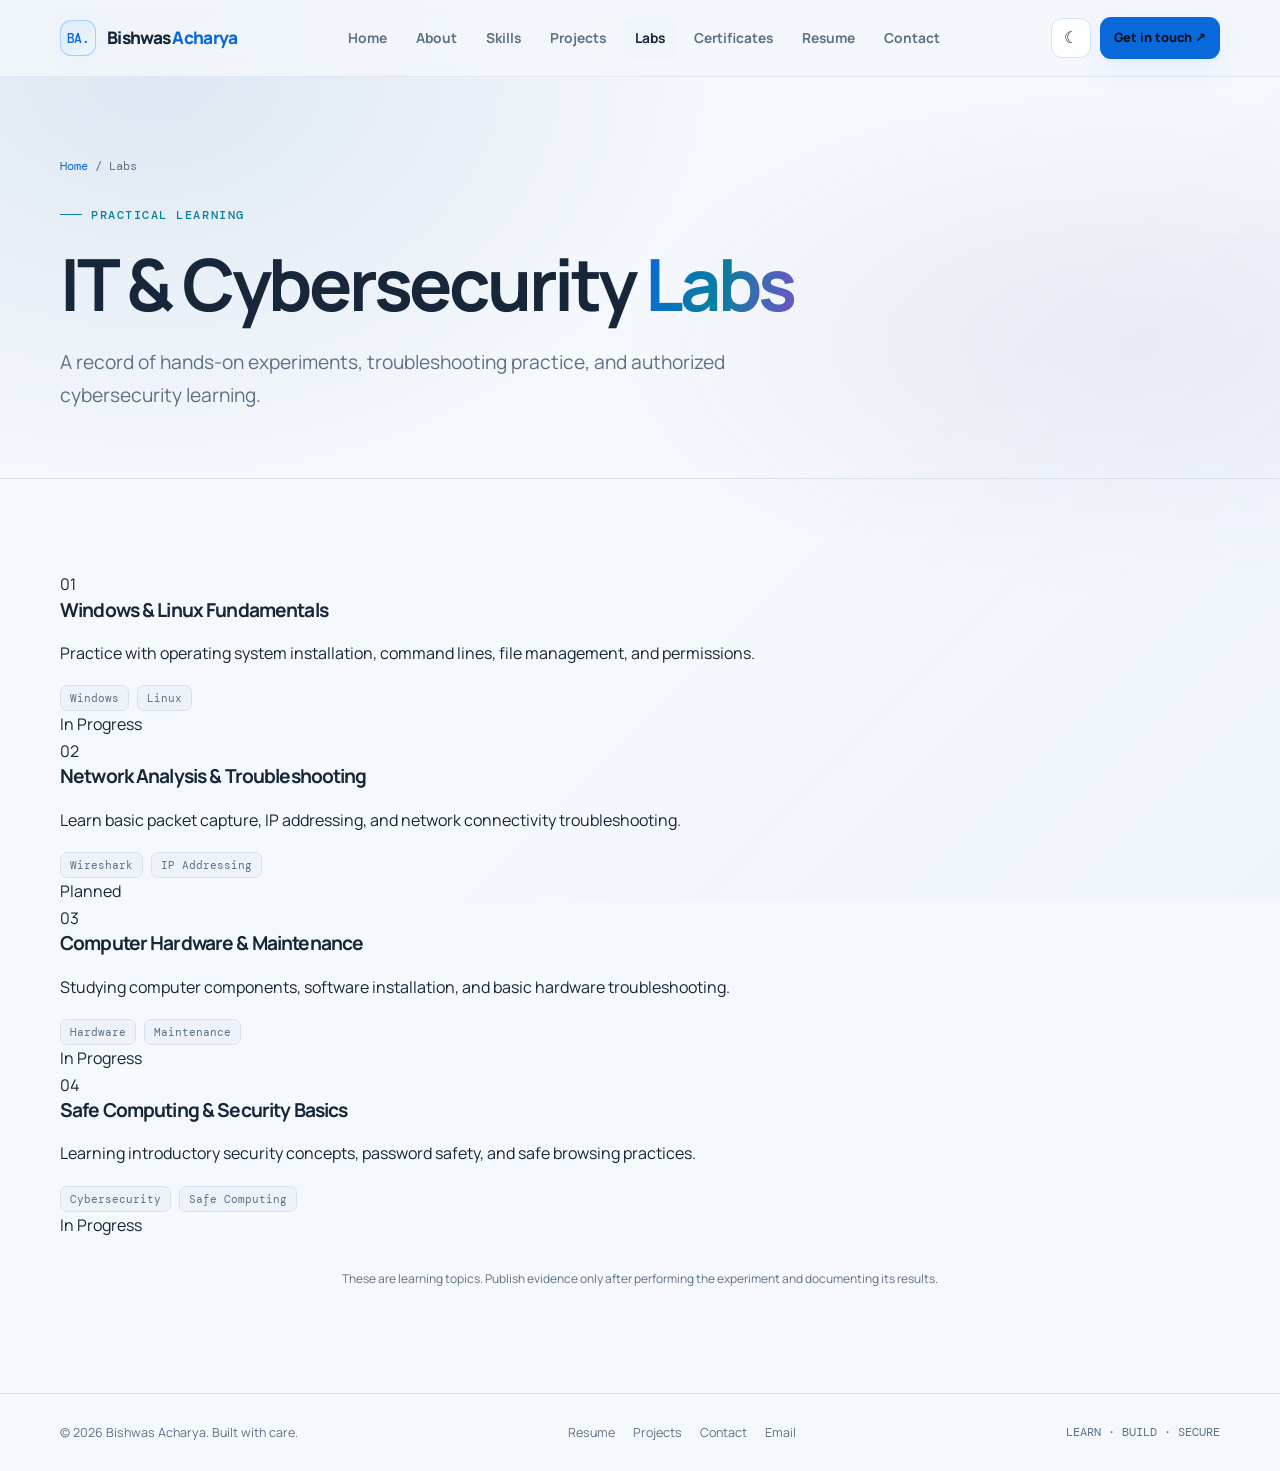
<file: labs.html>
<!doctype html>
<html lang="en" data-theme="dark">
<head>
<meta charset="utf-8">
<meta name="viewport" content="width=device-width,initial-scale=1">
<meta name="theme-color" content="#0d1117" id="theme-color-meta">
<title>Practical Labs | Bishwas Acharya - IT & Cybersecurity</title>
<meta name="description" content="Explore the practical IT and cybersecurity labs of Bishwas Acharya, including Windows/Linux fundamentals, network analysis, and safe computing practices.">
<meta name="robots" content="index, follow">
<link rel="canonical" href="https://bishwasacharya.com.np/labs.html">

<script>
  (function () {
    try {
      var t = localStorage.getItem('bishwas-theme');
      if (t) {
        document.documentElement.dataset.theme = t;
        var m = document.querySelector('meta[name="theme-color"]');
        if (m) m.content = t === 'light' ? '#f5f8fc' : '#0d1117';
      }
    } catch (e) {}
    document.documentElement.classList.add('js');
  })();
</script>

<link rel="preconnect" href="https://fonts.googleapis.com">
<link rel="preconnect" href="https://fonts.gstatic.com" crossorigin>
<link rel="stylesheet" href="https://fonts.googleapis.com/css2?family=DM+Mono:wght@400;500&family=Manrope:wght@400;500;600;700;800&display=swap">
<link rel="stylesheet" href="assets/style.css">
</head>
<body>

<a class="skip-link" href="#main">Skip to content</a>
<div class="progress-line" aria-hidden="true"></div>

<header class="site-header">
  <div class="container nav">
    <a class="brand" href="index.html" aria-label="Bishwas Acharya home">
      <span class="brand-mark" aria-hidden="true">BA.</span>
      <span>Bishwas <span class="accent">Acharya</span></span>
    </a>
    <nav class="nav-links" id="primary-nav" data-nav aria-label="Main navigation">
      <a href="index.html">Home</a>
      <a href="about.html">About</a>
      <a href="skills.html">Skills</a>
      <a href="projects.html">Projects</a>
      <a href="labs.html">Labs</a>
      <a href="certifications.html">Certificates</a>
      <a href="resume.html">Resume</a>
      <a href="contact.html">Contact</a>
    </nav>
    <div class="nav-actions">
      <button class="icon-btn" data-theme-toggle type="button" aria-label="Switch to light theme">☼</button>
      <a class="btn btn-primary btn-small" href="contact.html">Get in touch ↗</a>
      <button class="menu-btn" data-menu-toggle type="button" aria-label="Open menu" aria-expanded="false" aria-controls="primary-nav">☰</button>
    </div>
  </div>
</header>

<main id="main">
  <section class="page-hero">
    <div class="container">
      <div class="breadcrumb"><a href="index.html">Home</a> / Labs</div>
      <div class="eyebrow">Practical Learning</div>
      <h1>IT & Cybersecurity <span class="gradient-text">Labs</span></h1>
      <p class="lead">A record of hands-on experiments, troubleshooting practice, and authorized cybersecurity learning.</p>
    </div>
  </section>

  <section class="section">
    <div class="container">
      <div class="labs-list reveal">
        <article class="lab-item">
          <div class="lab-number">01</div>
          <div class="lab-content">
            <h3>Windows & Linux Fundamentals</h3>
            <p>Practice with operating system installation, command lines, file management, and permissions.</p>
            <div class="tag-row"><span class="tag">Windows</span><span class="tag">Linux</span></div>
          </div>
          <span class="lab-status">In Progress</span>
        </article>

        <article class="lab-item">
          <div class="lab-number">02</div>
          <div class="lab-content">
            <h3>Network Analysis & Troubleshooting</h3>
            <p>Learn basic packet capture, IP addressing, and network connectivity troubleshooting.</p>
            <div class="tag-row"><span class="tag">Wireshark</span><span class="tag">IP Addressing</span></div>
          </div>
          <span class="lab-status">Planned</span>
        </article>

        <article class="lab-item">
          <div class="lab-number">03</div>
          <div class="lab-content">
            <h3>Computer Hardware & Maintenance</h3>
            <p>Studying computer components, software installation, and basic hardware troubleshooting.</p>
            <div class="tag-row"><span class="tag">Hardware</span><span class="tag">Maintenance</span></div>
          </div>
          <span class="lab-status">In Progress</span>
        </article>

        <article class="lab-item">
          <div class="lab-number">04</div>
          <div class="lab-content">
            <h3>Safe Computing & Security Basics</h3>
            <p>Learning introductory security concepts, password safety, and safe browsing practices.</p>
            <div class="tag-row"><span class="tag">Cybersecurity</span><span class="tag">Safe Computing</span></div>
          </div>
          <span class="lab-status">In Progress</span>
        </article>
      </div>
      <p class="note" style="text-align: center; margin-top: 30px;">
        These are learning topics. Publish evidence only after performing the experiment and documenting its results.
      </p>
    </div>
  </section>
</main>

<footer class="site-footer">
  <div class="container footer-inner">
    <span>© <span data-year></span> Bishwas Acharya. Built with care.</span>
    <div class="footer-links">
      <a href="resume.html">Resume</a>
      <a href="projects.html">Projects</a>
      <a href="contact.html">Contact</a>
      <a href="mailto:bishwasacharya.tech@gmail.com">Email</a>
    </div>
    <span class="mono">LEARN · BUILD · SECURE</span>
  </div>
</footer>
<button class="back-top" type="button" aria-label="Back to top">↑</button>
<script src="assets/app.js"></script>
</body>
</html>
</file>
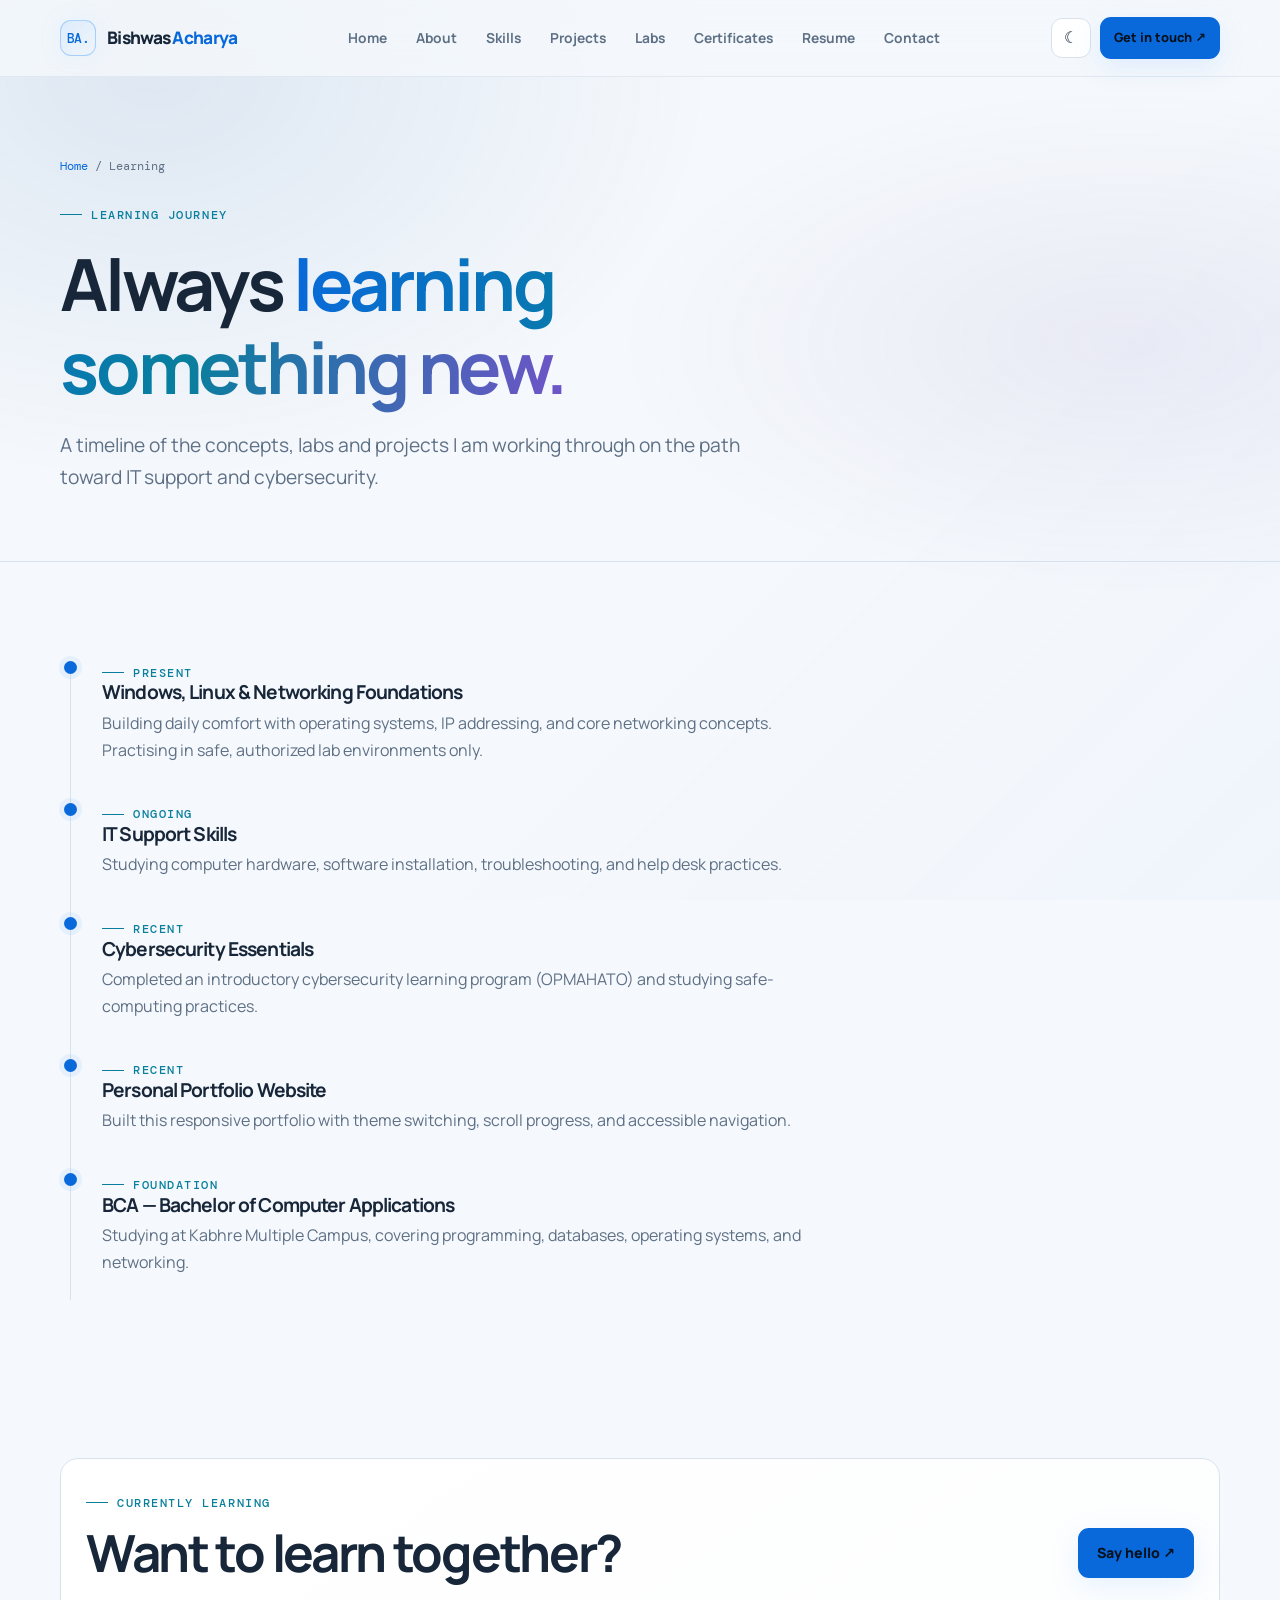
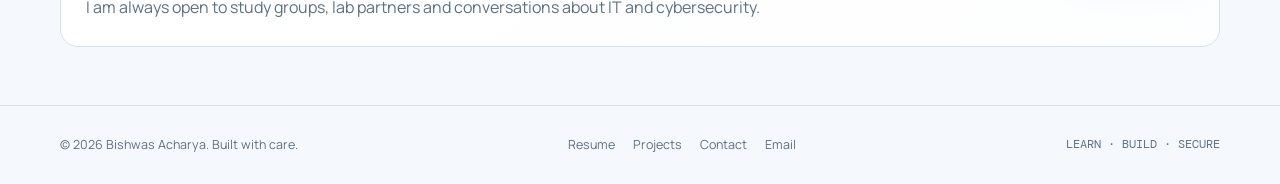
<file: learning.html>
<!doctype html>
<html lang="en" data-theme="dark">
<head>
<meta charset="utf-8">
<meta name="viewport" content="width=device-width,initial-scale=1">
<meta name="description" content="Learning journey of Bishwas Acharya — IT support, networking and cybersecurity milestones.">
<meta name="theme-color" content="#0d1117" id="theme-color-meta">
<title>Learning | Bishwas Acharya</title>

<script>
  (function () {
    try {
      var t = localStorage.getItem('bishwas-theme');
      if (t) {
        document.documentElement.dataset.theme = t;
        var m = document.querySelector('meta[name="theme-color"]');
        if (m) m.content = t === 'light' ? '#f5f8fc' : '#0d1117';
      }
    } catch (e) {}
    document.documentElement.classList.add('js');
  })();
</script>

<link rel="preconnect" href="https://fonts.googleapis.com">
<link rel="preconnect" href="https://fonts.gstatic.com" crossorigin>
<link rel="stylesheet" href="https://fonts.googleapis.com/css2?family=DM+Mono:wght@400;500&family=Manrope:wght@400;500;600;700;800&display=swap">
<link rel="stylesheet" href="assets/style.css">
</head>
<body>

<a class="skip-link" href="#main">Skip to content</a>
<div class="progress-line" aria-hidden="true"></div>

<header class="site-header">
  <div class="container nav">
    <a class="brand" href="index.html" aria-label="Bishwas Acharya home">
      <span class="brand-mark" aria-hidden="true">BA.</span>
      <span>Bishwas <span class="accent">Acharya</span></span>
    </a>

    <nav class="nav-links" id="primary-nav" data-nav aria-label="Main navigation">
      <a href="index.html">Home</a>
      <a href="about.html">About</a>
      <a href="skills.html">Skills</a>
      <a href="projects.html">Projects</a>
      <a href="labs.html">Labs</a>
      <a href="certifications.html">Certificates</a>
      <a href="resume.html">Resume</a>
      <a href="contact.html">Contact</a>
    </nav>

    <div class="nav-actions">
      <button class="icon-btn" data-theme-toggle type="button" aria-label="Switch to light theme">☼</button>
      <a class="btn btn-primary btn-small" href="contact.html">Get in touch ↗</a>
      <button class="menu-btn" data-menu-toggle type="button" aria-label="Open menu" aria-expanded="false" aria-controls="primary-nav">☰</button>
    </div>
  </div>
</header>

<main id="main">

  <section class="page-hero">
    <div class="container">
      <div class="breadcrumb"><a href="index.html">Home</a> / Learning</div>
      <div class="eyebrow">Learning journey</div>
      <h1>Always <span class="gradient-text">learning something new.</span></h1>
      <p class="lead">A timeline of the concepts, labs and projects I am working through on the path toward IT support and cybersecurity.</p>
    </div>
  </section>

  <section class="section">
    <div class="container">
      <div class="timeline reveal">

        <div class="timeline-item">
          <div class="eyebrow">Present</div>
          <h3>Windows, Linux &amp; Networking Foundations</h3>
          <p>Building daily comfort with operating systems, IP addressing, and core networking concepts. Practising in safe, authorized lab environments only.</p>
        </div>

        <div class="timeline-item">
          <div class="eyebrow">Ongoing</div>
          <h3>IT Support Skills</h3>
          <p>Studying computer hardware, software installation, troubleshooting, and help desk practices.</p>
        </div>

        <div class="timeline-item">
          <div class="eyebrow">Recent</div>
          <h3>Cybersecurity Essentials</h3>
          <p>Completed an introductory cybersecurity learning program (OPMAHATO) and studying safe-computing practices.</p>
        </div>

        <div class="timeline-item">
          <div class="eyebrow">Recent</div>
          <h3>Personal Portfolio Website</h3>
          <p>Built this responsive portfolio with theme switching, scroll progress, and accessible navigation.</p>
        </div>

        <div class="timeline-item">
          <div class="eyebrow">Foundation</div>
          <h3>BCA — Bachelor of Computer Applications</h3>
          <p>Studying at Kabhre Multiple Campus, covering programming, databases, operating systems, and networking.</p>
        </div>

      </div>
    </div>
  </section>

  <section class="section section-tight">
    <div class="container">
      <div class="card reveal cta-row">
        <div>
          <div class="eyebrow">Currently learning</div>
          <h2 class="cta-title">Want to learn together?</h2>
          <p class="muted cta-text">I am always open to study groups, lab partners and conversations about IT and cybersecurity.</p>
        </div>
        <a class="btn btn-primary" href="contact.html">Say hello ↗</a>
      </div>
    </div>
  </section>

</main>

<footer class="site-footer">
  <div class="container footer-inner">
    <span>© <span data-year></span> Bishwas Acharya. Built with care.</span>
    <div class="footer-links">
      <a href="resume.html">Resume</a>
      <a href="projects.html">Projects</a>
      <a href="contact.html">Contact</a>
      <a href="mailto:bishwasacharya.tech@gmail.com">Email</a>
    </div>
    <span class="mono">LEARN · BUILD · SECURE</span>
  </div>
</footer>

<button class="back-top" type="button" aria-label="Back to top">↑</button>
<script src="assets/app.js"></script>
</body>
</html>
</file>
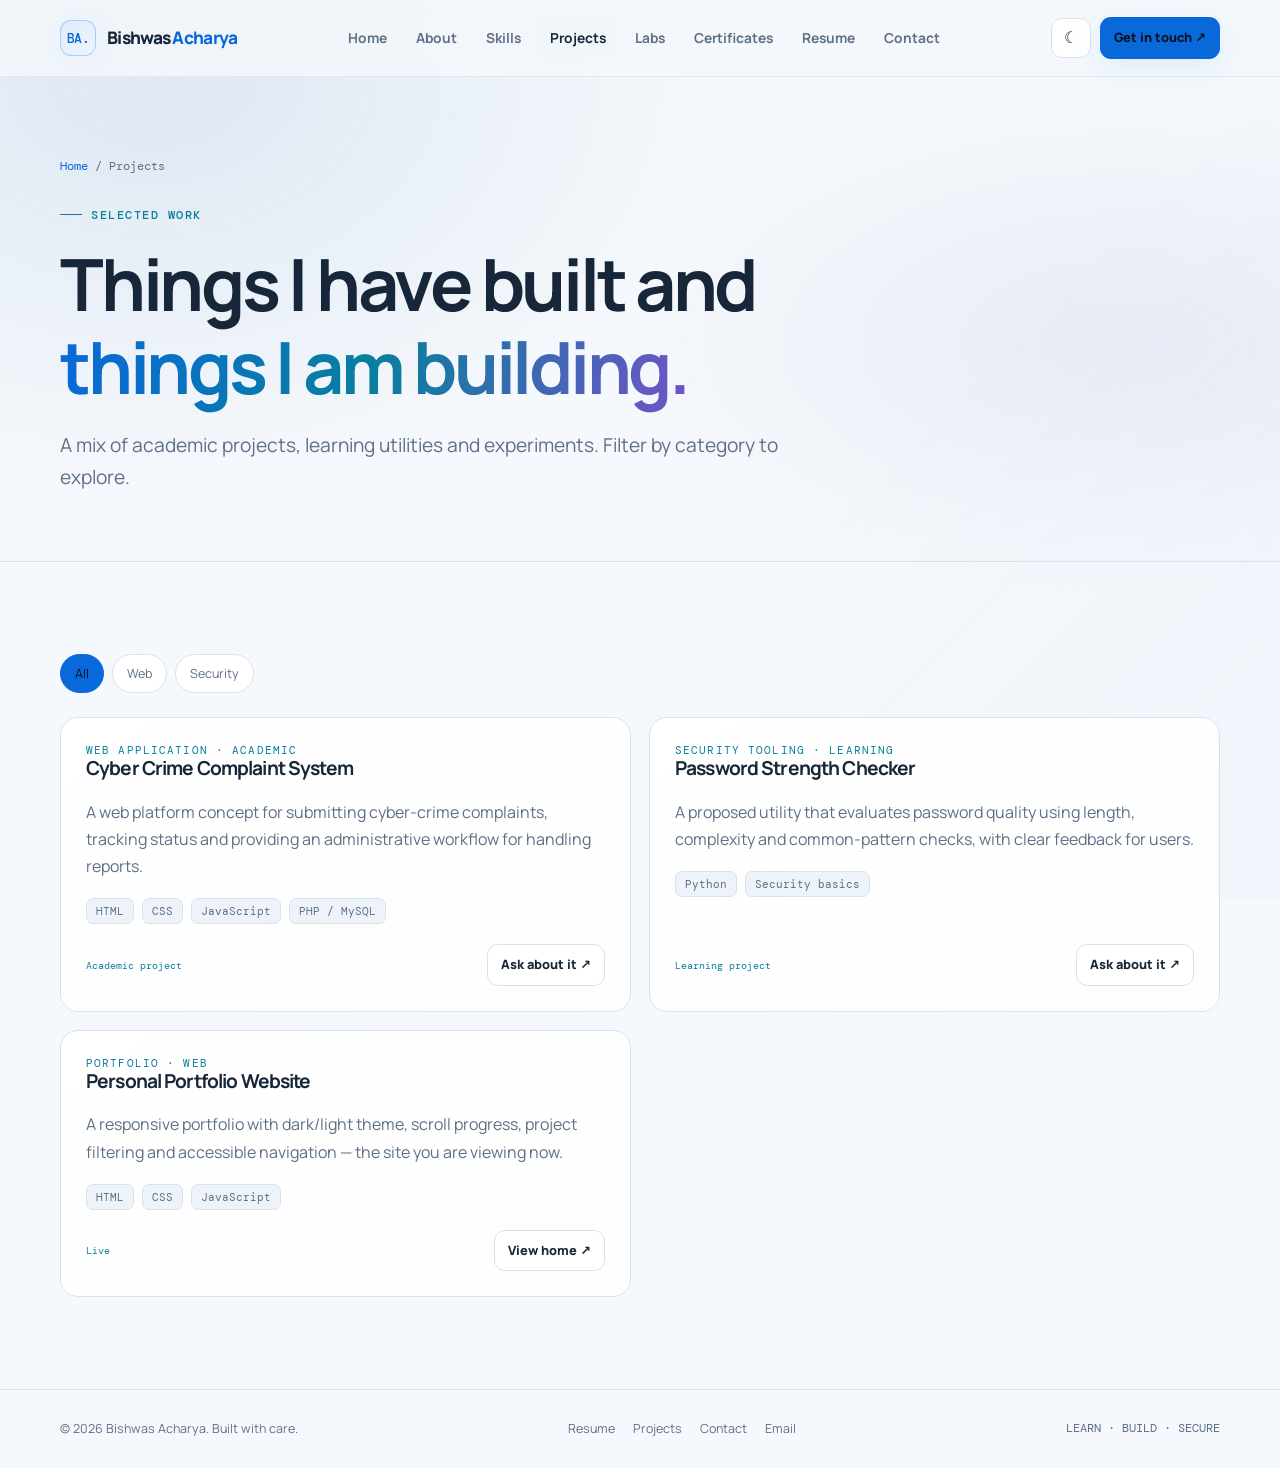
<file: projects.html>
<!doctype html>
<html lang="en" data-theme="dark">
<head>
<meta charset="utf-8">
<meta name="viewport" content="width=device-width,initial-scale=1">
<meta name="theme-color" content="#0d1117" id="theme-color-meta">
<title>Projects | Bishwas Acharya - Web & Security Projects</title>
<meta name="description" content="View the web development and cybersecurity projects built by Bishwas Acharya, including a Cyber Crime Complaint System and Password Strength Checker.">
<meta name="robots" content="index, follow">
<link rel="canonical" href="https://bishwasacharya.com.np/projects.html">

<script>
  (function () {
    try {
      var t = localStorage.getItem('bishwas-theme');
      if (t) {
        document.documentElement.dataset.theme = t;
        var m = document.querySelector('meta[name="theme-color"]');
        if (m) m.content = t === 'light' ? '#f5f8fc' : '#0d1117';
      }
    } catch (e) {}
    document.documentElement.classList.add('js');
  })();
</script>

<link rel="preconnect" href="https://fonts.googleapis.com">
<link rel="preconnect" href="https://fonts.gstatic.com" crossorigin>
<link rel="stylesheet" href="https://fonts.googleapis.com/css2?family=DM+Mono:wght@400;500&family=Manrope:wght@400;500;600;700;800&display=swap">
<link rel="stylesheet" href="assets/style.css">
</head>
<body>

<a class="skip-link" href="#main">Skip to content</a>
<div class="progress-line" aria-hidden="true"></div>

<header class="site-header">
  <div class="container nav">
    <a class="brand" href="index.html" aria-label="Bishwas Acharya home">
      <span class="brand-mark" aria-hidden="true">BA.</span>
      <span>Bishwas <span class="accent">Acharya</span></span>
    </a>
    <nav class="nav-links" id="primary-nav" data-nav aria-label="Main navigation">
      <a href="index.html">Home</a>
      <a href="about.html">About</a>
      <a href="skills.html">Skills</a>
      <a href="projects.html">Projects</a>
      <a href="labs.html">Labs</a>
      <a href="certifications.html">Certificates</a>
      <a href="resume.html">Resume</a>
      <a href="contact.html">Contact</a>
    </nav>
    <div class="nav-actions">
      <button class="icon-btn" data-theme-toggle type="button" aria-label="Switch to light theme">☼</button>
      <a class="btn btn-primary btn-small" href="contact.html">Get in touch ↗</a>
      <button class="menu-btn" data-menu-toggle type="button" aria-label="Open menu" aria-expanded="false" aria-controls="primary-nav">☰</button>
    </div>
  </div>
</header>

<main id="main">

  <section class="page-hero">
    <div class="container">
      <div class="breadcrumb"><a href="index.html">Home</a> / Projects</div>
      <div class="eyebrow">Selected work</div>
      <h1>Things I have built and <span class="gradient-text">things I am building.</span></h1>
      <p class="lead">A mix of academic projects, learning utilities and experiments. Filter by category to explore.</p>
    </div>
  </section>

  <section class="section">
    <div class="container">

      <div class="filters" role="group" aria-label="Filter projects">
        <button class="filter-btn active" type="button" data-filter="all" aria-pressed="true">All</button>
        <button class="filter-btn" type="button" data-filter="web" aria-pressed="false">Web</button>
        <button class="filter-btn" type="button" data-filter="security" aria-pressed="false">Security</button>
      </div>

      <div class="grid grid-2">

        <article class="card project-card reveal" data-category="web">
          <div class="card-kicker">Web application · Academic</div>
          <h3>Cyber Crime Complaint System</h3>
          <p>A web platform concept for submitting cyber-crime complaints, tracking status and providing an administrative workflow for handling reports.</p>
          <div class="tag-row">
            <span class="tag">HTML</span>
            <span class="tag">CSS</span>
            <span class="tag">JavaScript</span>
            <span class="tag">PHP / MySQL</span>
          </div>
          <div class="project-bottom">
            <span class="project-status">Academic project</span>
            <a class="btn btn-secondary btn-small" href="contact.html">Ask about it ↗</a>
          </div>
        </article>

        <article class="card project-card reveal" data-category="security">
          <div class="card-kicker">Security tooling · Learning</div>
          <h3>Password Strength Checker</h3>
          <p>A proposed utility that evaluates password quality using length, complexity and common-pattern checks, with clear feedback for users.</p>
          <div class="tag-row">
            <span class="tag">Python</span>
            <span class="tag">Security basics</span>
          </div>
          <div class="project-bottom">
            <span class="project-status">Learning project</span>
            <a class="btn btn-secondary btn-small" href="contact.html">Ask about it ↗</a>
          </div>
        </article>

        <article class="card project-card reveal" data-category="web">
          <div class="card-kicker">Portfolio · Web</div>
          <h3>Personal Portfolio Website</h3>
          <p>A responsive portfolio with dark/light theme, scroll progress, project filtering and accessible navigation — the site you are viewing now.</p>
          <div class="tag-row">
            <span class="tag">HTML</span>
            <span class="tag">CSS</span>
            <span class="tag">JavaScript</span>
          </div>
          <div class="project-bottom">
            <span class="project-status">Live</span>
            <a class="btn btn-secondary btn-small" href="index.html">View home ↗</a>
          </div>
        </article>

      </div>
    </div>
  </section>

</main>

<footer class="site-footer">
  <div class="container footer-inner">
    <span>© <span data-year></span> Bishwas Acharya. Built with care.</span>
    <div class="footer-links">
      <a href="resume.html">Resume</a>
      <a href="projects.html">Projects</a>
      <a href="contact.html">Contact</a>
      <a href="mailto:bishwasacharya.tech@gmail.com">Email</a>
    </div>
    <span class="mono">LEARN · BUILD · SECURE</span>
  </div>
</footer>

<button class="back-top" type="button" aria-label="Back to top">↑</button>
<script src="assets/app.js"></script>
</body>
</html>
</file>
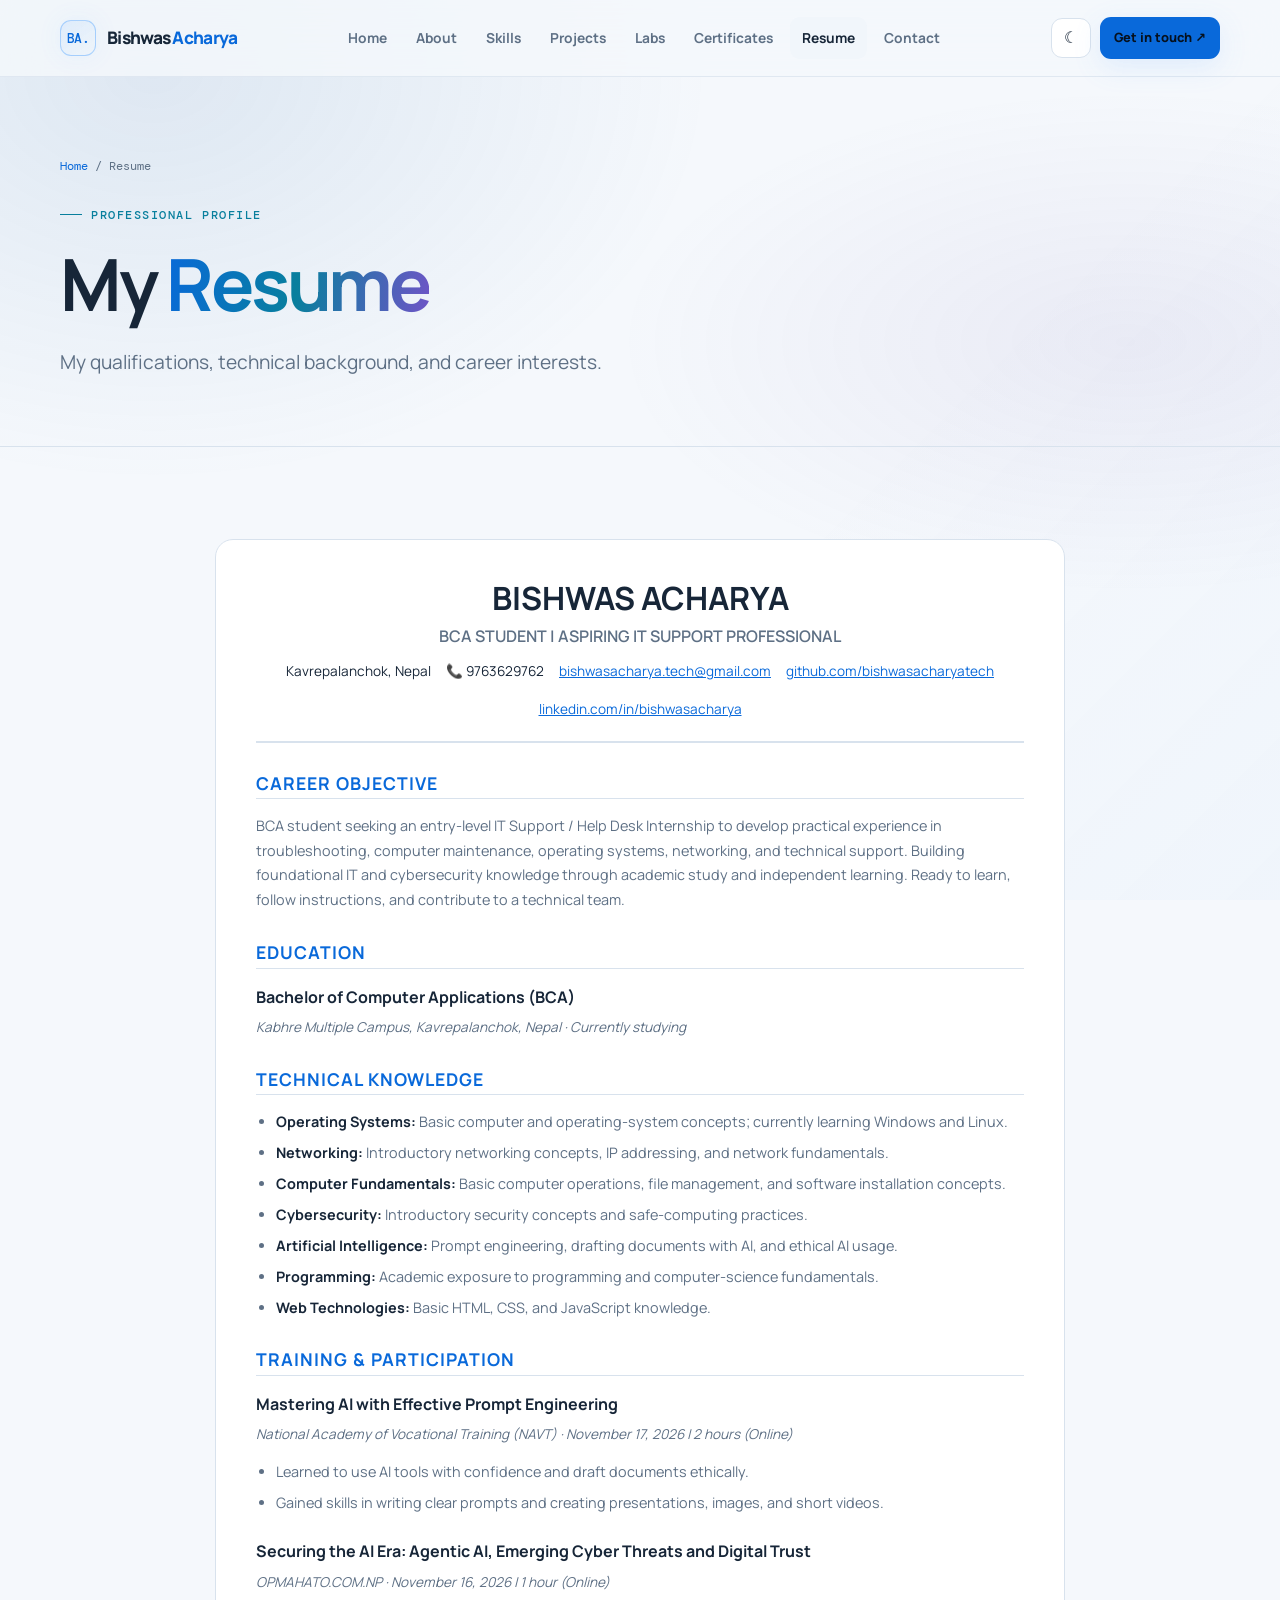
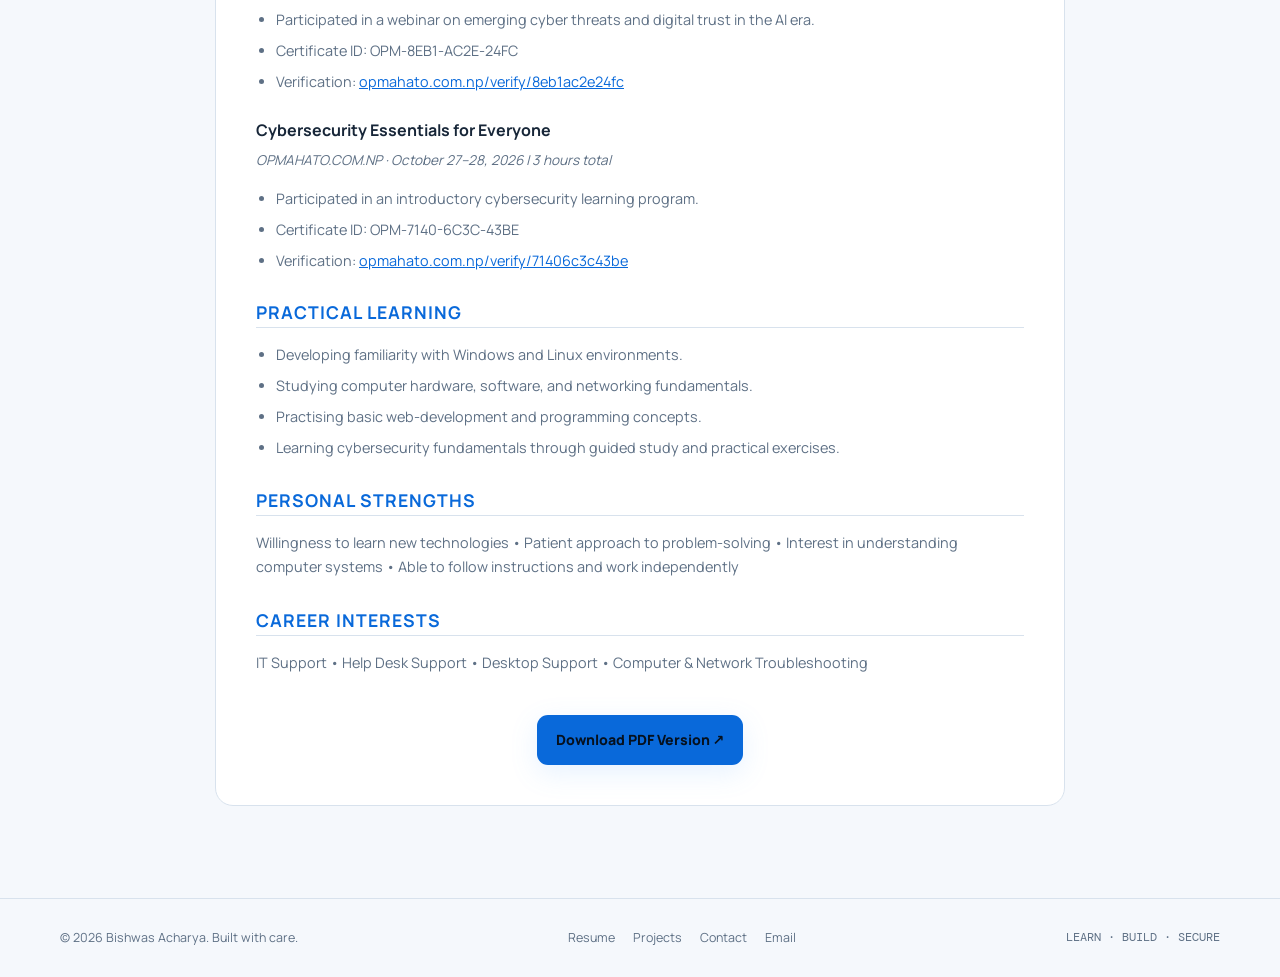
<file: resume.html>
<!doctype html>
<html lang="en" data-theme="dark">
<head>
<meta charset="utf-8">
<meta name="viewport" content="width=device-width,initial-scale=1">
<meta name="theme-color" content="#0d1117" id="theme-color-meta">
<title>Resume | Bishwas Acharya - IT Support Profile</title>
<meta name="description" content="View the professional resume of Bishwas Acharya, BCA student and aspiring IT Support Professional in Nepal. Download the PDF or view his education and skills online.">
<meta name="robots" content="index, follow">
<link rel="canonical" href="https://bishwasacharya.com.np/resume.html">

<script>
  (function () {
    try {
      var t = localStorage.getItem('bishwas-theme');
      if (t) {
        document.documentElement.dataset.theme = t;
        var m = document.querySelector('meta[name="theme-color"]');
        if (m) m.content = t === 'light' ? '#f5f8fc' : '#0d1117';
      }
    } catch (e) {}
    document.documentElement.classList.add('js');
  })();
</script>

<link rel="preconnect" href="https://fonts.googleapis.com">
<link rel="preconnect" href="https://fonts.gstatic.com" crossorigin>
<link rel="stylesheet" href="https://fonts.googleapis.com/css2?family=DM+Mono:wght@400;500&family=Manrope:wght@400;500;600;700;800&display=swap">
<link rel="stylesheet" href="assets/style.css">
<style>
  .resume-container { background: var(--panel); border: 1px solid var(--line); border-radius: var(--radius); padding: 40px; max-width: 850px; margin: 0 auto; }
  .resume-header { text-align: center; border-bottom: 2px solid var(--line); padding-bottom: 20px; margin-bottom: 30px; }
  .resume-header h1 { font-size: 2rem; margin: 0 0 10px; letter-spacing: normal; }
  .resume-header h2 { font-size: 1rem; color: var(--muted); margin: 0 0 15px; font-weight: 600; letter-spacing: normal; }
  .resume-contact { display: flex; justify-content: center; flex-wrap: wrap; gap: 15px; font-size: 0.85rem; color: var(--text); }
  .resume-contact a { color: var(--blue); text-decoration: underline; }
  .resume-section { margin-bottom: 30px; }
  .resume-section h3 { font-size: 1.1rem; color: var(--blue); text-transform: uppercase; letter-spacing: 1px; border-bottom: 1px solid var(--line); padding-bottom: 5px; margin-bottom: 15px; }
  .resume-item { margin-bottom: 15px; }
  .resume-item h4 { font-size: 1rem; margin: 0 0 5px; }
  .resume-item .sub { font-size: 0.85rem; color: var(--muted); font-style: italic; margin-bottom: 8px; display: block; }
  .resume-list { padding-left: 20px; color: var(--muted); font-size: 0.9rem; line-height: 1.6; }
  .resume-list li { margin-bottom: 8px; }
  .resume-list strong { color: var(--text); }
  @media (max-width: 720px) {
    .resume-container { padding: 20px; }
    .resume-contact { flex-direction: column; gap: 5px; align-items: center; }
  }
</style>
</head>
<body>

<a class="skip-link" href="#main">Skip to content</a>
<div class="progress-line" aria-hidden="true"></div>

<header class="site-header">
  <div class="container nav">
    <a class="brand" href="index.html" aria-label="Bishwas Acharya home">
      <span class="brand-mark" aria-hidden="true">BA.</span>
      <span>Bishwas <span class="accent">Acharya</span></span>
    </a>
    <nav class="nav-links" id="primary-nav" data-nav aria-label="Main navigation">
      <a href="index.html">Home</a>
      <a href="about.html">About</a>
      <a href="skills.html">Skills</a>
      <a href="projects.html">Projects</a>
      <a href="labs.html">Labs</a>
      <a href="certifications.html">Certificates</a>
      <a href="resume.html">Resume</a>
      <a href="contact.html">Contact</a>
    </nav>
    <div class="nav-actions">
      <button class="icon-btn" data-theme-toggle type="button" aria-label="Switch to light theme">☼</button>
      <a class="btn btn-primary btn-small" href="contact.html">Get in touch ↗</a>
      <button class="menu-btn" data-menu-toggle type="button" aria-label="Open menu" aria-expanded="false" aria-controls="primary-nav">☰</button>
    </div>
  </div>
</header>

<main id="main">
  <section class="page-hero">
    <div class="container">
      <div class="breadcrumb"><a href="index.html">Home</a> / Resume</div>
      <div class="eyebrow">Professional Profile</div>
      <h1>My <span class="gradient-text">Resume</span></h1>
      <p class="lead">My qualifications, technical background, and career interests.</p>
    </div>
  </section>

  <section class="section">
    <div class="container">
      <div class="resume-container reveal">
        
        <div class="resume-header">
          <h1>BISHWAS ACHARYA</h1>
          <h2>BCA STUDENT | ASPIRING IT SUPPORT PROFESSIONAL</h2>
          <div class="resume-contact">
            <span>Kavrepalanchok, Nepal</span>
            <span>📞 9763629762</span>
            <a href="mailto:bishwasacharya.tech@gmail.com">bishwasacharya.tech@gmail.com</a>
            <a href="https://github.com/bishwasacharyatech" target="_blank">github.com/bishwasacharyatech</a>
            <a href="https://linkedin.com/in/bishwasacharya" target="_blank">linkedin.com/in/bishwasacharya</a>
          </div>
        </div>

        <div class="resume-section">
          <h3>Career Objective</h3>
          <p style="color: var(--muted); font-size: 0.9rem;">BCA student seeking an entry-level IT Support / Help Desk Internship to develop practical experience in troubleshooting, computer maintenance, operating systems, networking, and technical support. Building foundational IT and cybersecurity knowledge through academic study and independent learning. Ready to learn, follow instructions, and contribute to a technical team.</p>
        </div>

        <div class="resume-section">
          <h3>Education</h3>
          <div class="resume-item">
            <h4>Bachelor of Computer Applications (BCA)</h4>
            <span class="sub">Kabhre Multiple Campus, Kavrepalanchok, Nepal · Currently studying</span>
          </div>
        </div>

        <div class="resume-section">
          <h3>Technical Knowledge</h3>
          <ul class="resume-list">
            <li><strong>Operating Systems:</strong> Basic computer and operating-system concepts; currently learning Windows and Linux.</li>
            <li><strong>Networking:</strong> Introductory networking concepts, IP addressing, and network fundamentals.</li>
            <li><strong>Computer Fundamentals:</strong> Basic computer operations, file management, and software installation concepts.</li>
            <li><strong>Cybersecurity:</strong> Introductory security concepts and safe-computing practices.</li>
            <li><strong>Artificial Intelligence:</strong> Prompt engineering, drafting documents with AI, and ethical AI usage.</li>
            <li><strong>Programming:</strong> Academic exposure to programming and computer-science fundamentals.</li>
            <li><strong>Web Technologies:</strong> Basic HTML, CSS, and JavaScript knowledge.</li>
          </ul>
        </div>

        <div class="resume-section">
          <h3>Training & Participation</h3>
          
          <div class="resume-item" style="margin-bottom: 24px;">
            <h4>Mastering AI with Effective Prompt Engineering</h4>
            <span class="sub">National Academy of Vocational Training (NAVT) · November 17, 2026 | 2 hours (Online)</span>
            <ul class="resume-list">
              <li>Learned to use AI tools with confidence and draft documents ethically.</li>
              <li>Gained skills in writing clear prompts and creating presentations, images, and short videos.</li>
            </ul>
          </div>

          <div class="resume-item" style="margin-bottom: 24px;">
            <h4>Securing the AI Era: Agentic AI, Emerging Cyber Threats and Digital Trust</h4>
            <span class="sub">OPMAHATO.COM.NP · November 16, 2026 | 1 hour (Online)</span>
            <ul class="resume-list">
              <li>Participated in a webinar on emerging cyber threats and digital trust in the AI era.</li>
              <li>Certificate ID: OPM-8EB1-AC2E-24FC</li>
              <li>Verification: <a href="https://opmahato.com.np/verify/8eb1ac2e24fc" target="_blank" style="color: var(--blue); text-decoration: underline;">opmahato.com.np/verify/8eb1ac2e24fc</a></li>
            </ul>
          </div>

          <div class="resume-item">
            <h4>Cybersecurity Essentials for Everyone</h4>
            <span class="sub">OPMAHATO.COM.NP · October 27–28, 2026 | 3 hours total</span>
            <ul class="resume-list">
              <li>Participated in an introductory cybersecurity learning program.</li>
              <li>Certificate ID: OPM-7140-6C3C-43BE</li>
              <li>Verification: <a href="https://opmahato.com.np/verify/71406c3c43be" target="_blank" style="color: var(--blue); text-decoration: underline;">opmahato.com.np/verify/71406c3c43be</a></li>
            </ul>
          </div>
        </div>

        <div class="resume-section">
          <h3>Practical Learning</h3>
          <ul class="resume-list">
            <li>Developing familiarity with Windows and Linux environments.</li>
            <li>Studying computer hardware, software, and networking fundamentals.</li>
            <li>Practising basic web-development and programming concepts.</li>
            <li>Learning cybersecurity fundamentals through guided study and practical exercises.</li>
          </ul>
        </div>

        <div class="resume-section">
          <h3>Personal Strengths</h3>
          <p style="color: var(--muted); font-size: 0.9rem;">Willingness to learn new technologies • Patient approach to problem-solving • Interest in understanding computer systems • Able to follow instructions and work independently</p>
        </div>

        <div class="resume-section">
          <h3>Career Interests</h3>
          <p style="color: var(--muted); font-size: 0.9rem;">IT Support • Help Desk Support • Desktop Support • Computer & Network Troubleshooting</p>
        </div>

        <div style="text-align: center; margin-top: 40px;">
          <a href="assets/resume/bishwas-acharya-cv.pdf" class="btn btn-primary" target="_blank" rel="noopener noreferrer">Download PDF Version ↗</a>
        </div>

      </div>
    </div>
  </section>
</main>

<footer class="site-footer">
  <div class="container footer-inner">
    <span>© <span data-year></span> Bishwas Acharya. Built with care.</span>
    <div class="footer-links">
      <a href="resume.html">Resume</a>
      <a href="projects.html">Projects</a>
      <a href="contact.html">Contact</a>
      <a href="mailto:bishwasacharya.tech@gmail.com">Email</a>
    </div>
    <span class="mono">LEARN · BUILD · SECURE</span>
  </div>
</footer>

<button class="back-top" type="button" aria-label="Back to top">↑</button>
<script src="assets/app.js"></script>
</body>
</html>
</file>
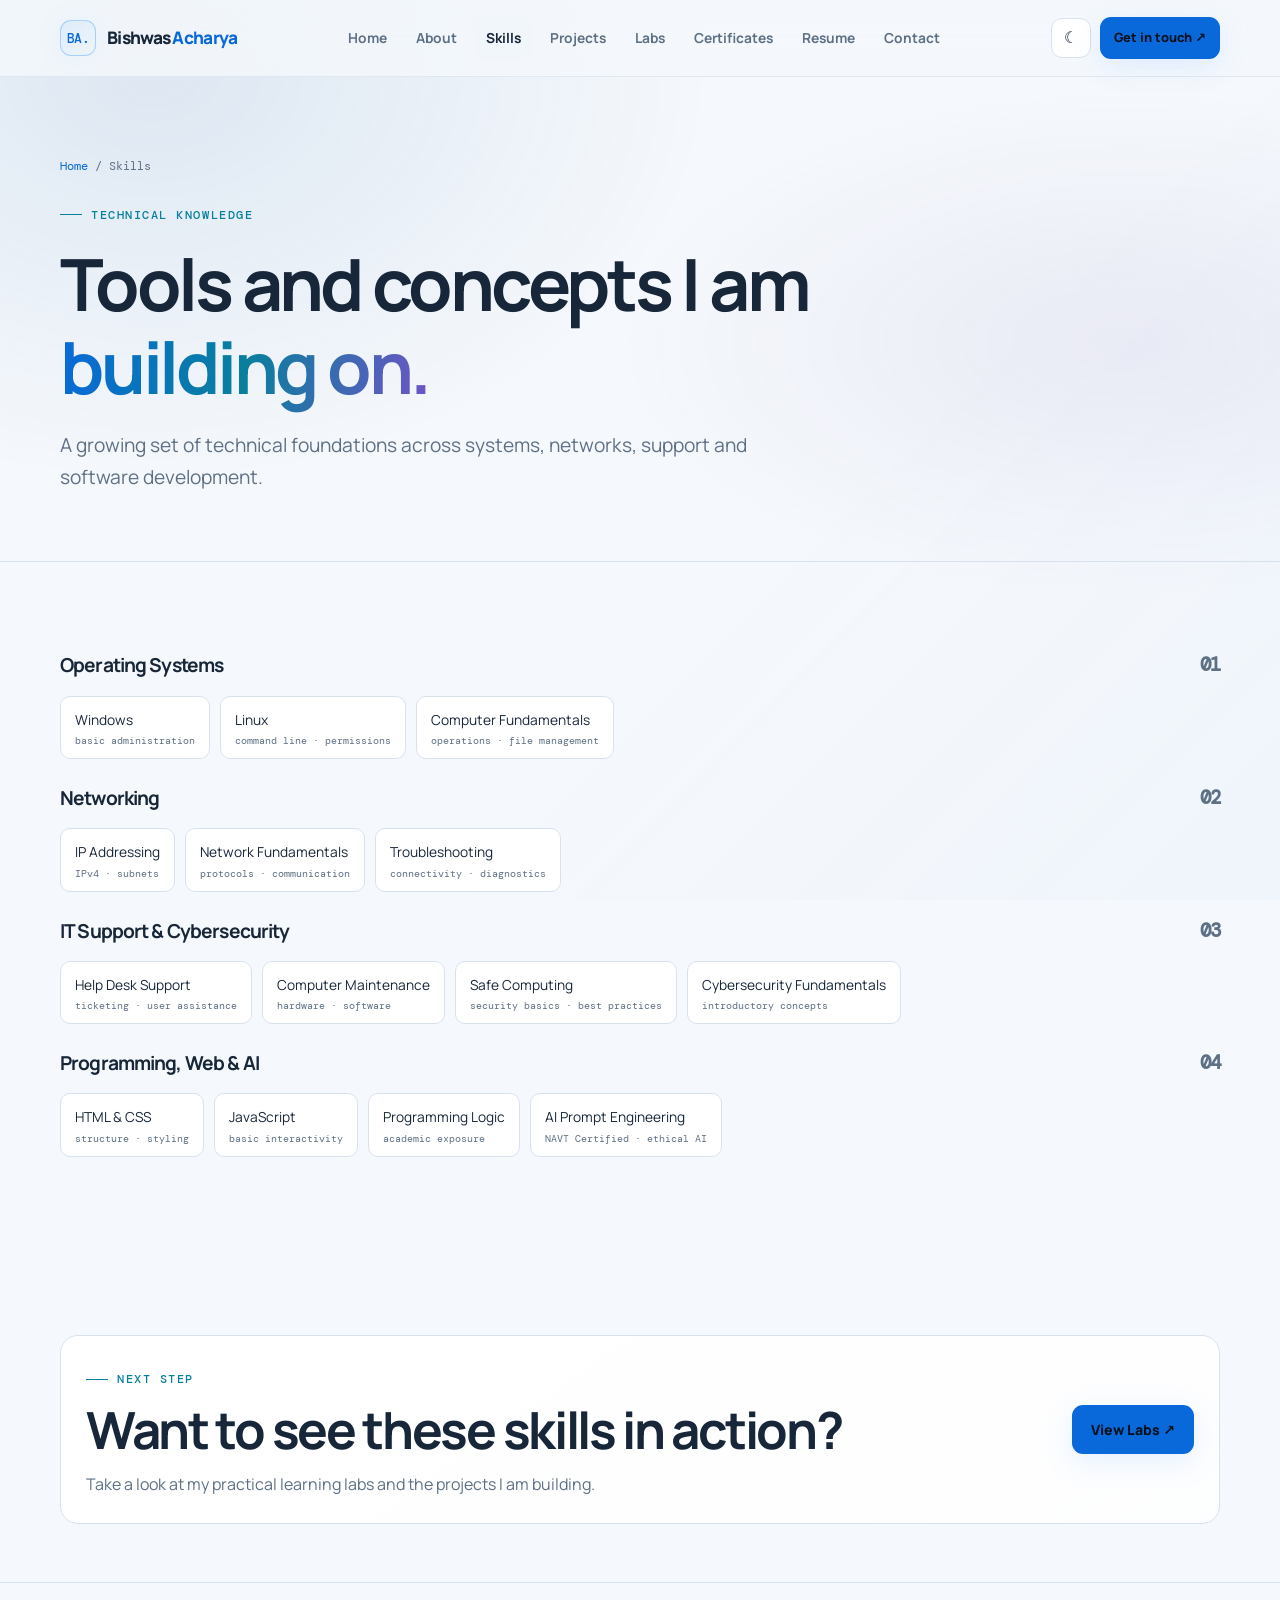
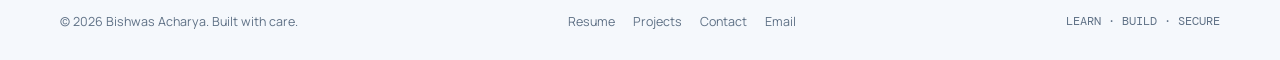
<file: skills.html>
<!doctype html>
<html lang="en" data-theme="dark">
<head>
<meta charset="utf-8">
<meta name="viewport" content="width=device-width,initial-scale=1">
<meta name="theme-color" content="#0d1117" id="theme-color-meta">
<title>Technical Skills | Bishwas Acharya - IT Support & Networking</title>
<meta name="description" content="Explore the technical skills of Bishwas Acharya, including Operating Systems (Windows, Linux), Networking (IP addressing), IT Support, and Cybersecurity fundamentals.">
<meta name="robots" content="index, follow">
<link rel="canonical" href="https://bishwasacharya.com.np/skills.html">

<script>
  (function () {
    try {
      var t = localStorage.getItem('bishwas-theme');
      if (t) {
        document.documentElement.dataset.theme = t;
        var m = document.querySelector('meta[name="theme-color"]');
        if (m) m.content = t === 'light' ? '#f5f8fc' : '#0d1117';
      }
    } catch (e) {}
    document.documentElement.classList.add('js');
  })();
</script>

<link rel="preconnect" href="https://fonts.googleapis.com">
<link rel="preconnect" href="https://fonts.gstatic.com" crossorigin>
<link rel="stylesheet" href="https://fonts.googleapis.com/css2?family=DM+Mono:wght@400;500&family=Manrope:wght@400;500;600;700;800&display=swap">
<link rel="stylesheet" href="assets/style.css">
</head>
<body>

<a class="skip-link" href="#main">Skip to content</a>
<div class="progress-line" aria-hidden="true"></div>

<header class="site-header">
  <div class="container nav">
    <a class="brand" href="index.html" aria-label="Bishwas Acharya home">
      <span class="brand-mark" aria-hidden="true">BA.</span>
      <span>Bishwas <span class="accent">Acharya</span></span>
    </a>
    <nav class="nav-links" id="primary-nav" data-nav aria-label="Main navigation">
      <a href="index.html">Home</a>
      <a href="about.html">About</a>
      <a href="skills.html">Skills</a>
      <a href="projects.html">Projects</a>
      <a href="labs.html">Labs</a>
      <a href="certifications.html">Certificates</a>
      <a href="resume.html">Resume</a>
      <a href="contact.html">Contact</a>
    </nav>
    <div class="nav-actions">
      <button class="icon-btn" data-theme-toggle type="button" aria-label="Switch to light theme">☼</button>
      <a class="btn btn-primary btn-small" href="contact.html">Get in touch ↗</a>
      <button class="menu-btn" data-menu-toggle type="button" aria-label="Open menu" aria-expanded="false" aria-controls="primary-nav">☰</button>
    </div>
  </div>
</header>

<main id="main">

  <section class="page-hero">
    <div class="container">
      <div class="breadcrumb"><a href="index.html">Home</a> / Skills</div>
      <div class="eyebrow">Technical Knowledge</div>
      <h1>Tools and concepts I am <span class="gradient-text">building on.</span></h1>
      <p class="lead">A growing set of technical foundations across systems, networks, support and software development.</p>
    </div>
  </section>

  <section class="section">
    <div class="container">

      <div class="skill-group reveal">
        <h3>Operating Systems <span class="mono muted">01</span></h3>
        <div class="skill-list">
          <span class="skill-chip">Windows<small>basic administration</small></span>
          <span class="skill-chip">Linux<small>command line · permissions</small></span>
          <span class="skill-chip">Computer Fundamentals<small>operations · file management</small></span>
        </div>
      </div>

      <div class="skill-group reveal">
        <h3>Networking <span class="mono muted">02</span></h3>
        <div class="skill-list">
          <span class="skill-chip">IP Addressing<small>IPv4 · subnets</small></span>
          <span class="skill-chip">Network Fundamentals<small>protocols · communication</small></span>
          <span class="skill-chip">Troubleshooting<small>connectivity · diagnostics</small></span>
        </div>
      </div>

      <div class="skill-group reveal">
        <h3>IT Support & Cybersecurity <span class="mono muted">03</span></h3>
        <div class="skill-list">
          <span class="skill-chip">Help Desk Support<small>ticketing · user assistance</small></span>
          <span class="skill-chip">Computer Maintenance<small>hardware · software</small></span>
          <span class="skill-chip">Safe Computing<small>security basics · best practices</small></span>
          <span class="skill-chip">Cybersecurity Fundamentals<small>introductory concepts</small></span>
        </div>
      </div>

      <div class="skill-group reveal">
        <h3>Programming, Web & AI <span class="mono muted">04</span></h3>
        <div class="skill-list">
          <span class="skill-chip">HTML &amp; CSS<small>structure · styling</small></span>
          <span class="skill-chip">JavaScript<small>basic interactivity</small></span>
          <span class="skill-chip">Programming Logic<small>academic exposure</small></span>
          <span class="skill-chip">AI Prompt Engineering<small>NAVT Certified · ethical AI</small></span>
        </div>
      </div>

    </div>
  </section>

  <section class="section section-tight">
    <div class="container">
      <div class="card reveal cta-row">
        <div>
          <div class="eyebrow">Next step</div>
          <h2 class="cta-title">Want to see these skills in action?</h2>
          <p class="muted cta-text">Take a look at my practical learning labs and the projects I am building.</p>
        </div>
        <a class="btn btn-primary" href="labs.html">View Labs ↗</a>
      </div>
    </div>
  </section>

</main>

<footer class="site-footer">
  <div class="container footer-inner">
    <span>© <span data-year></span> Bishwas Acharya. Built with care.</span>
    <div class="footer-links">
      <a href="resume.html">Resume</a>
      <a href="projects.html">Projects</a>
      <a href="contact.html">Contact</a>
      <a href="mailto:bishwasacharya.tech@gmail.com">Email</a>
    </div>
    <span class="mono">LEARN · BUILD · SECURE</span>
  </div>
</footer>

<button class="back-top" type="button" aria-label="Back to top">↑</button>
<script src="assets/app.js"></script>
</body>
</html>
</file>
<file: assets/style.css>
/* Fonts are loaded via <link> in HTML for faster discovery */

:root {
  color-scheme: dark;
  --bg: #0d1117;
  --bg-soft: #111923;
  --panel: #141d28;
  --panel-2: #192433;
  --line: #293747;
  --text: #e8f0f8;
  --muted: #94a3b8;
  --blue: #58a6ff;
  --cyan: #72d6ee;
  --green: #64dca0;
  --purple: #b6a0ff;
  --shadow: 0 22px 70px #0006;
  --header: rgba(13, 17, 23, .78);
  --radius: 18px;
  --max: 1160px;
}

html[data-theme="light"] {
  color-scheme: light;
  --bg: #f5f8fc;
  --bg-soft: #edf3f9;
  --panel: #fff;
  --panel-2: #f1f6fb;
  --line: #d8e2ed;
  --text: #172638;
  --muted: #5e7085;
  --blue: #0969da;
  --cyan: #087f9d;
  --green: #168653;
  --purple: #7054c7;
  --shadow: 0 22px 70px #18324d18;
  --header: rgba(245, 248, 252, .82);
}

* {
  box-sizing: border-box;
}

html {
  scroll-behavior: smooth;
  scroll-padding-top: 100px;
}

body {
  margin: 0;
  background: var(--bg);
  color: var(--text);
  font-family: Manrope, system-ui, sans-serif;
  line-height: 1.7;
  overflow-x: hidden;
}

body::before {
  content: "";
  position: fixed;
  inset: 0;
  pointer-events: none;
  z-index: -2;
  background:
    radial-gradient(ellipse at 12% 8%, #2467a51c, transparent 35%),
    radial-gradient(ellipse at 88% 38%, #6953a414, transparent 32%),
    linear-gradient(135deg, transparent 60%, #58a6ff08);
}

a {
  color: inherit;
  text-decoration: none;
}

button,
input,
textarea {
  font: inherit;
}

button,
a {
  -webkit-tap-highlight-color: transparent;
}

::selection {
  background: var(--blue);
  color: white;
}

/* Visible keyboard focus */
:focus-visible {
  outline: 2px solid var(--blue);
  outline-offset: 2px;
}

/* Fix: [hidden] must win over display rules like .project-card { display: flex } */
[hidden] {
  display: none !important;
}

.container {
  width: min(var(--max), calc(100% - 44px));
  margin-inline: auto;
}

.skip-link {
  position: absolute;
  left: -999px;
  top: 10px;
  background: var(--blue);
  color: #fff;
  padding: 10px 16px;
  z-index: 999;
}

.skip-link:focus {
  left: 10px;
}

.site-header {
  position: sticky;
  top: 0;
  z-index: 100;
  background: var(--header);
  backdrop-filter: blur(18px);
  border-bottom: 1px solid color-mix(in srgb, var(--line) 75%, transparent);
}

.nav {
  height: 76px;
  display: flex;
  align-items: center;
  justify-content: space-between;
  gap: 24px;
}

.brand {
  display: flex;
  align-items: center;
  gap: 11px;
  font-weight: 800;
  letter-spacing: -.04em;
  font-size: 1.08rem;
  white-space: nowrap;
}

.brand-mark {
  width: 36px;
  height: 36px;
  border: 1px solid #58a6ff70;
  border-radius: 11px;
  display: grid;
  place-items: center;
  color: var(--blue);
  font: 500 13px 'DM Mono', monospace;
  background: linear-gradient(145deg, #58a6ff20, #58a6ff03);
  box-shadow: 0 0 25px #58a6ff16;
}

.nav-links {
  display: flex;
  align-items: center;
  gap: 5px;
}

.nav-links a {
  padding: 9px 12px;
  color: var(--muted);
  font-size: .86rem;
  font-weight: 700;
  border-radius: 9px;
  transition: .2s;
}

.nav-links a:hover,
.nav-links a.active {
  color: var(--text);
  background: var(--panel-2);
}

.nav-actions {
  display: flex;
  align-items: center;
  gap: 9px;
}

.icon-btn,
.menu-btn {
  width: 40px;
  height: 40px;
  border: 1px solid var(--line);
  background: var(--panel);
  color: var(--text);
  border-radius: 11px;
  display: grid;
  place-items: center;
  cursor: pointer;
}

.menu-btn {
  display: none;
}

.btn {
  display: inline-flex;
  align-items: center;
  justify-content: center;
  gap: 9px;
  padding: 12px 18px;
  border-radius: 11px;
  border: 1px solid transparent;
  font-weight: 800;
  font-size: .88rem;
  transition: transform .2s, border-color .2s, background .2s;
  cursor: pointer;
}

.btn:hover {
  transform: translateY(-2px);
}

.btn-primary {
  background: var(--blue);
  color: #06111e;
  box-shadow: 0 8px 28px #58a6ff25;
}

.btn-secondary {
  border-color: var(--line);
  background: var(--panel);
  color: var(--text);
}

.btn-small {
  padding: 9px 13px;
  font-size: .8rem;
}

.eyebrow {
  display: inline-flex;
  align-items: center;
  gap: 9px;
  color: var(--cyan);
  font: 500 .74rem 'DM Mono', monospace;
  text-transform: uppercase;
  letter-spacing: .13em;
}

.eyebrow::before {
  content: "";
  width: 22px;
  height: 1px;
  background: currentColor;
}

h1,
h2,
h3,
p {
  margin-top: 0;
}

h1,
h2,
h3 {
  letter-spacing: -.045em;
  line-height: 1.15;
}

h1 {
  font-size: clamp(2.8rem, 7vw, 5.6rem);
  margin: 20px 0;
}

h2 {
  font-size: clamp(2rem, 4vw, 3.2rem);
  margin-bottom: 16px;
}

h3 {
  font-size: 1.2rem;
}

.lead {
  font-size: clamp(1.02rem, 2vw, 1.2rem);
  color: var(--muted);
  max-width: 690px;
}

.muted {
  color: var(--muted);
}

.mono {
  font-family: 'DM Mono', monospace;
}

.accent {
  color: var(--blue);
}

.gradient-text {
  background: linear-gradient(100deg, var(--blue), var(--cyan), var(--purple));
  -webkit-background-clip: text;
  background-clip: text;
  color: transparent;
}

.section {
  padding: 92px 0;
}

.section-tight {
  padding: 58px 0;
}

.section-head {
  display: flex;
  justify-content: space-between;
  align-items: end;
  gap: 28px;
  margin-bottom: 32px;
}

.section-head p {
  max-width: 520px;
  color: var(--muted);
  margin: 0;
}

.hero {
  position: relative; 
  min-height: calc(90vh - 76px);
  display: grid;
  grid-template-columns: 1.15fr .85fr;
  align-items: center;
  gap: 54px;
  padding: 76px 0 88px;
}

.hero-copy {
  position: relative;
  z-index: 1;
}

.hero h1 span {
  display: block;
}

.hero-actions {
  display: flex;
  gap: 12px;
  flex-wrap: wrap;
  margin: 30px 0;
}

.hero-meta {
  display: flex;
  gap: 20px;
  flex-wrap: wrap;
  color: var(--muted);
  font: .75rem 'DM Mono', monospace;
}

.hero-meta span {
  display: flex;
  align-items: center;
  gap: 8px;
}

.status-dot {
  width: 8px;
  height: 8px;
  border-radius: 50%;
  background: var(--green);
  box-shadow: 0 0 13px var(--green);
}

/* --- HERO PHOTO --- */
.hero-photo {
  position: relative;
  justify-self: end;
  width: 100%;
  max-width: 460px;
  aspect-ratio: 3 / 4;
  margin: 0;
  border-radius: 22px;
  overflow: hidden;
  border: 1px solid var(--line);
  box-shadow: var(--shadow);
  background: linear-gradient(150deg, var(--panel), var(--bg-soft));
  animation: float-soft 7s ease-in-out infinite;
}

.hero-photo img {
  width: 100%;
  height: 100%;
  object-fit: cover;
  object-position: center 28%;
  display: block;
}

/* Soft bottom fade so the badge stays readable on any photo */
.hero-photo::after {
  content: "";
  position: absolute;
  inset: 0;
  pointer-events: none;
  background: linear-gradient(180deg, transparent 55%, rgba(6, 17, 30, .55));
}

.hero-photo-badge {
  position: absolute;
  left: 16px;
  bottom: 16px;
  z-index: 1;
  display: inline-flex;
  align-items: center;
  gap: 9px;
  padding: 9px 14px;
  border-radius: 99px;
  background: rgba(13, 17, 23, .78);
  backdrop-filter: blur(12px);
  border: 1px solid rgba(255, 255, 255, .12);
  font: 500 .72rem 'DM Mono', monospace;
  color: #e8f0f8;
}

@keyframes float-soft {
  0%, 100% { transform: translateY(0); }
  50%      { transform: translateY(-10px); }
}
/* --- END HERO PHOTO --- */

.grid {
  display: grid;
  gap: 18px;
}

.grid-3 {
  grid-template-columns: repeat(3, 1fr);
}

.grid-2 {
  grid-template-columns: repeat(2, 1fr);
}

.card {
  background: linear-gradient(145deg, var(--panel), color-mix(in srgb, var(--panel) 80%, var(--bg)));
  border: 1px solid var(--line);
  border-radius: var(--radius);
  padding: 25px;
  transition: transform .25s, border-color .25s, box-shadow .25s;
  position: relative;
  overflow: hidden;
}

.card:hover {
  transform: translateY(-5px);
  border-color: #58a6ff80;
  box-shadow: var(--shadow);
}

.card-icon {
  width: 44px;
  height: 44px;
  border-radius: 13px;
  background: #58a6ff14;
  color: var(--blue);
  display: grid;
  place-items: center;
  font-size: 1.2rem;
  margin-bottom: 20px;
}

.card p {
  color: var(--muted);
  margin-bottom: 0;
}

.card-kicker {
  font: .7rem 'DM Mono', monospace;
  color: var(--cyan);
  text-transform: uppercase;
  letter-spacing: .1em;
}

.tag-row {
  display: flex;
  gap: 8px;
  flex-wrap: wrap;
  margin-top: 18px;
}

.tag {
  font: .68rem 'DM Mono', monospace;
  padding: 5px 9px;
  border: 1px solid var(--line);
  border-radius: 7px;
  color: var(--muted);
  background: var(--bg-soft);
}

/* CTA section */
.cta-row {
  display: flex;
  align-items: center;
  justify-content: space-between;
  gap: 24px;
  flex-wrap: wrap;
}

.cta-title {
  margin: 12px 0;
}

.cta-text {
  margin: 0;
}

.page-hero {
  padding: 82px 0 48px;
  border-bottom: 1px solid var(--line);
  position: relative;
  overflow: hidden;
}

.page-hero h1 {
  font-size: clamp(2.8rem, 6vw, 4.5rem);
  max-width: 850px;
}

.page-hero .lead {
  max-width: 720px;
}

.breadcrumb {
  font: .72rem 'DM Mono', monospace;
  color: var(--muted);
  margin-bottom: 22px;
}

.breadcrumb a {
  color: var(--blue);
}

.split {
  display: grid;
  grid-template-columns: .8fr 1.2fr;
  gap: 60px;
  align-items: start;
}

.prose p {
  color: var(--muted);
  margin-bottom: 18px;
}

.info-list {
  display: grid;
  gap: 12px;
}

.info-row {
  display: flex;
  justify-content: space-between;
  gap: 20px;
  padding: 14px 0;
  border-bottom: 1px solid var(--line);
  font-size: .9rem;
}

.info-row span:first-child {
  color: var(--muted);
}

.skill-group {
  margin-bottom: 28px;
}

.skill-group h3 {
  display: flex;
  justify-content: space-between;
  align-items: center;
}

.skill-list {
  display: flex;
  gap: 10px;
  flex-wrap: wrap;
}

.skill-chip {
  padding: 11px 14px;
  border: 1px solid var(--line);
  border-radius: 10px;
  background: var(--panel);
  color: var(--text);
  font-size: .86rem;
}

.skill-chip small {
  display: block;
  color: var(--muted);
  font: .65rem 'DM Mono', monospace;
  margin-top: 3px;
}

.filters {
  display: flex;
  gap: 8px;
  flex-wrap: wrap;
  margin-bottom: 24px;
}

.filter-btn {
  border: 1px solid var(--line);
  background: var(--panel);
  color: var(--muted);
  border-radius: 99px;
  padding: 8px 14px;
  font-size: .78rem;
  cursor: pointer;
}

.filter-btn.active,
.filter-btn:hover {
  background: var(--blue);
  border-color: var(--blue);
  color: #06111e;
}

.project-card {
  display: flex;
  flex-direction: column;
  min-height: 260px;
}

.project-card .project-bottom {
  margin-top: auto;
  padding-top: 20px;
  display: flex;
  justify-content: space-between;
  align-items: center;
  gap: 12px;
}

.project-status {
  font: .65rem 'DM Mono', monospace;
  color: var(--cyan);
}

.timeline {
  position: relative;
  max-width: 780px;
}

.timeline::before {
  content: "";
  position: absolute;
  left: 10px;
  top: 8px;
  bottom: 8px;
  width: 1px;
  background: var(--line);
}

.timeline-item {
  position: relative;
  padding: 0 0 32px 42px;
}

.timeline-item::before {
  content: "";
  position: absolute;
  left: 4px;
  top: 7px;
  width: 13px;
  height: 13px;
  border-radius: 50%;
  background: var(--blue);
  box-shadow: 0 0 0 5px #58a6ff18;
}

.timeline-item h3 {
  margin-bottom: 6px;
}

.timeline-item p {
  color: var(--muted);
  margin: 0;
}

.contact-layout {
  display: grid;
  grid-template-columns: .85fr 1.15fr;
  gap: 24px;
}

.contact-link {
  display: flex;
  align-items: center;
  gap: 13px;
  padding: 16px 0;
  border-bottom: 1px solid var(--line);
}

.contact-link strong {
  display: block;
  font-size: .9rem;
}

.contact-link small {
  color: var(--muted);
}

.contact-form {
  display: grid;
  gap: 15px;
}

.field label {
  display: block;
  font-size: .78rem;
  color: var(--muted);
  margin-bottom: 7px;
}

.field input,
.field textarea {
  width: 100%;
  background: var(--bg-soft);
  border: 1px solid var(--line);
  border-radius: 10px;
  padding: 13px 14px;
  color: var(--text);
  outline: none;
}

.field input:focus,
.field textarea:focus {
  border-color: var(--blue);
  box-shadow: 0 0 0 3px #58a6ff18;
}

.field textarea {
  min-height: 140px;
  resize: vertical;
}

.note {
  font-size: .75rem;
  color: var(--muted);
}

.site-footer {
  border-top: 1px solid var(--line);
  padding: 28px 0;
  color: var(--muted);
  font-size: .78rem;
}

.footer-inner {
  display: flex;
  justify-content: space-between;
  align-items: center;
  gap: 18px;
  flex-wrap: wrap;
}

.footer-links {
  display: flex;
  gap: 18px;
  flex-wrap: wrap;
}

.footer-links a:hover {
  color: var(--blue);
}

.reveal {
  opacity: 0;
  transform: translateY(22px);
  transition: opacity .7s ease, transform .7s ease;
}

.reveal.visible {
  opacity: 1;
  transform: none;
}

/* No-JS fallback: if JS never runs, show everything */
html:not(.js) .reveal {
  opacity: 1;
  transform: none;
}

.progress-line {
  position: fixed;
  top: 0;
  left: 0;
  height: 2px;
  width: 0;
  background: linear-gradient(90deg, var(--blue), var(--cyan));
  z-index: 200;
}

.back-top {
  position: fixed;
  right: 22px;
  bottom: 22px;
  width: 42px;
  height: 42px;
  border-radius: 12px;
  border: 1px solid var(--line);
  background: var(--panel);
  color: var(--text);
  display: grid;
  place-items: center;
  opacity: 0;
  pointer-events: none;
  transition: .2s;
  z-index: 50;
}

.back-top.show {
  opacity: 1;
  pointer-events: auto;
}

.empty-state {
  padding: 45px;
  text-align: center;
  color: var(--muted);
  border: 1px dashed var(--line);
  border-radius: var(--radius);
}

@keyframes blink {
  50% {
    opacity: 0;
  }
}

@media (max-width: 900px) {
  .nav-links {
    gap: 0;
  }

  .nav-links a {
    padding: 8px;
    font-size: .78rem;
  }

  .hero {
    grid-template-columns: 1fr;
    gap: 40px;
    min-height: auto;
  }

  .hero-photo {
    justify-self: center;
    max-width: 420px;
  }

  .split {
    grid-template-columns: 1fr;
    gap: 30px;
  }

  .grid-3 {
    grid-template-columns: repeat(2, 1fr);
  }
}

@media (max-width: 720px) {
  .container {
    width: min(100% - 34px, var(--max));
  }

  .nav {
    height: 66px;
  }

  .menu-btn {
    display: grid;
  }

  .nav-actions .btn {
    display: none;
  }

  .nav-links {
    display: none;
    position: absolute;
    top: 66px;
    left: 0;
    right: 0;
    padding: 12px 17px 18px;
    background: var(--bg);
    border-bottom: 1px solid var(--line);
    flex-direction: column;
    align-items: stretch;
  }

  .nav-links.open {
    display: flex;
  }

  .nav-links a {
    padding: 12px;
    border-radius: 8px;
    font-size: .9rem;
  }

  .hero {
    padding: 62px 0;
  }

  .hero h1 {
    font-size: clamp(2.65rem, 13vw, 4.2rem);
  }

  .section {
    padding: 68px 0;
  }

  .section-head {
    display: block;
  }

  .section-head p {
    margin-top: 12px;
  }

  .grid-3,
  .grid-2,
  .contact-layout {
    grid-template-columns: 1fr;
  }

  .page-hero {
    padding: 62px 0 36px;
  }

  .card {
    padding: 21px;
  }

  .hero-photo {
    max-width: 340px;
  }
}

@media (prefers-reduced-motion: reduce) {
  *,
  *::before,
  *::after {
    scroll-behavior: auto !important;
    animation-duration: .01ms !important;
    animation-iteration-count: 1 !important;
    transition-duration: .01ms !important;
  }

  .reveal {
    opacity: 1;
    transform: none;
  }

  .hero-photo {
    animation: none;
  }
}
</file>
